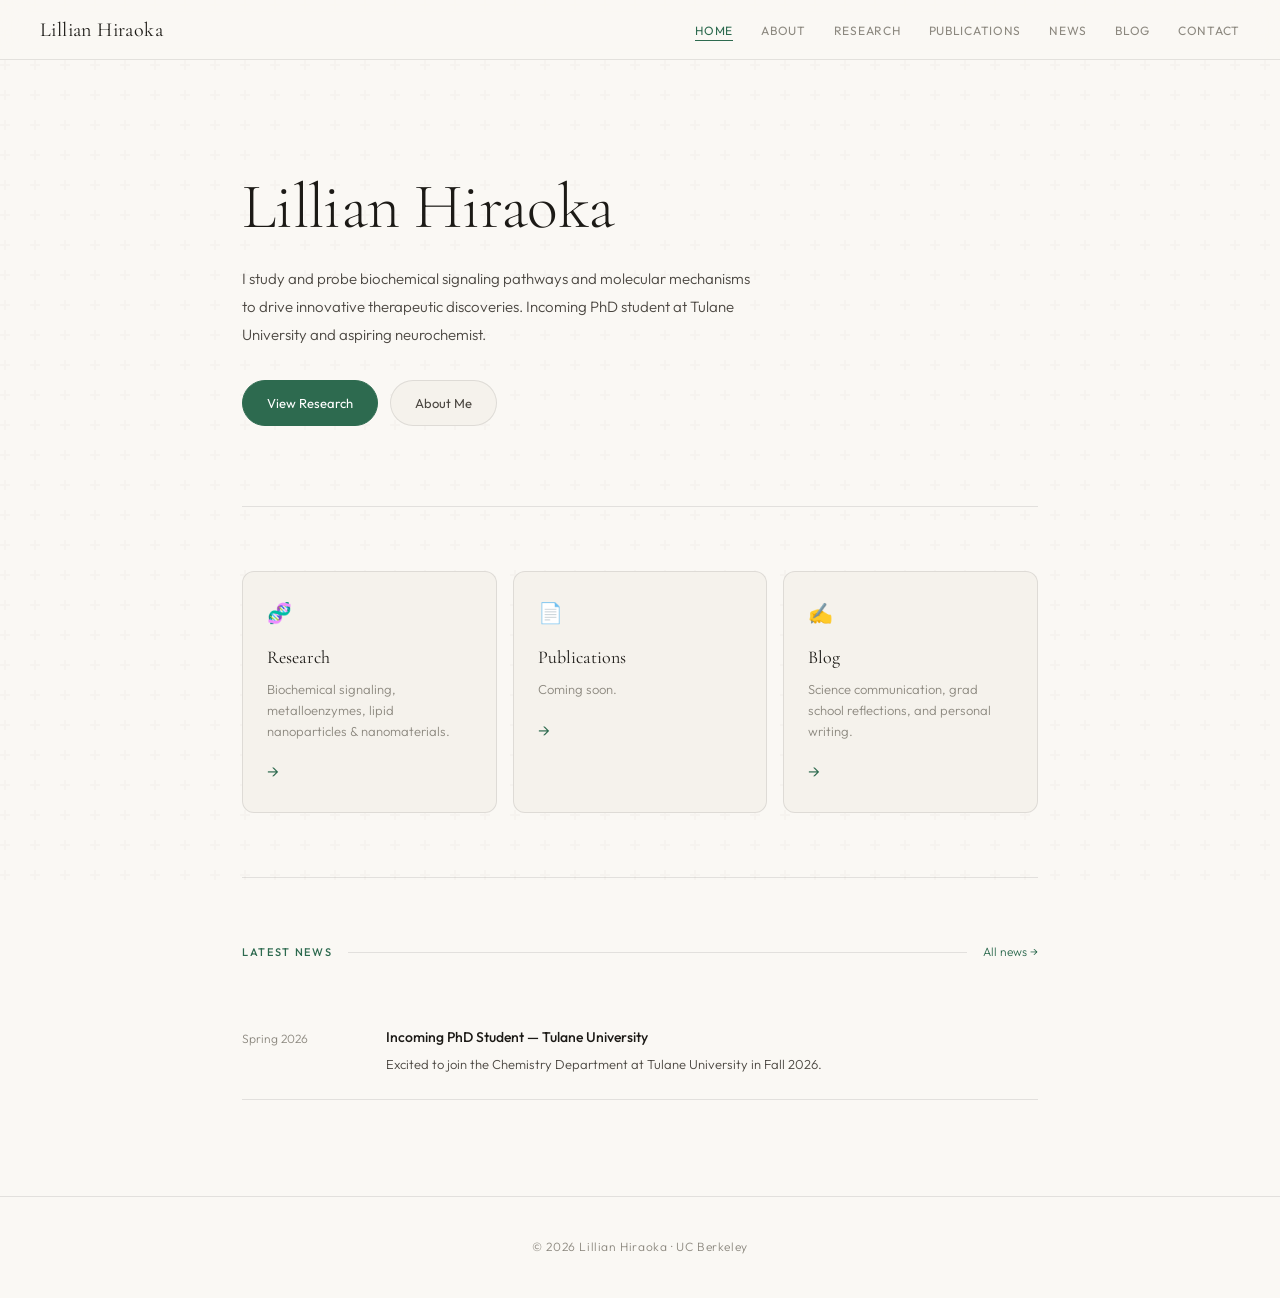
<file: index.html>
<!DOCTYPE html>
<html lang="en">
<head>
  <meta charset="UTF-8"/>
  <meta name="viewport" content="width=device-width, initial-scale=1.0"/>
  <title>Lillian Hiraoka</title>
  <link rel="stylesheet" href="style.css"/>
  <style>
    .hero {
      padding: 7rem 0 5rem;
      display: grid;
      grid-template-columns: 1fr 180px;
      gap: 3rem;
      align-items: center;
      border-bottom: 1px solid var(--border);
    }
    .hero-eyebrow {
      font-size: 11px;
      font-weight: 400;
      letter-spacing: 0.15em;
      text-transform: uppercase;
      color: var(--accent);
      margin-bottom: 1.25rem;
      display: flex;
      align-items: center;
      gap: 10px;
    }
    .hero-eyebrow::before {
      content: '';
      display: inline-block;
      width: 24px; height: 1px;
      background: var(--accent);
    }
    .hero h1 {
      font-family: var(--serif);
      font-size: clamp(40px, 7vw, 64px);
      font-weight: 300;
      line-height: 1.08;
      letter-spacing: -0.01em;
      margin-bottom: 1.5rem;
    }
    .hero h1 em { font-style: italic; color: var(--accent); }
    .hero-bio { font-size: 15px; line-height: 1.85; color: var(--ink-soft); max-width: 520px; margin-bottom: 2rem; }
    .hero-tags { display: flex; flex-wrap: wrap; gap: 8px; margin-bottom: 2rem; }
    .hero-actions { display: flex; gap: 12px; flex-wrap: wrap; }
    .avatar-ring {
      width: 150px; height: 150px;
      border-radius: 50%;
      border: 1px solid var(--accent-light);
      padding: 6px;
    }
    .avatar-inner {
      width: 100%; height: 100%;
      border-radius: 50%;
      background: linear-gradient(135deg, var(--accent-light) 0%, var(--accent) 100%);
      display: flex; align-items: center; justify-content: center;
      font-family: var(--serif);
      font-size: 44px; font-weight: 300;
      color: white; letter-spacing: -1px;
    }
    .highlights {
      display: grid;
      grid-template-columns: repeat(3, 1fr);
      gap: 16px;
      padding: 4rem 0;
      border-bottom: 1px solid var(--border);
    }
    .highlight-card {
      background: var(--warm-white);
      border: 1px solid var(--border);
      border-radius: 12px;
      padding: 1.5rem;
      text-decoration: none;
      color: inherit;
      transition: border-color 0.2s, transform 0.2s;
      display: block;
    }
    .highlight-card:hover { border-color: var(--accent-light); transform: translateY(-2px); }
    .highlight-icon { font-size: 20px; margin-bottom: 0.75rem; }
    .highlight-card h3 { font-family: var(--serif); font-size: 18px; font-weight: 400; margin-bottom: 6px; }
    .highlight-card p { font-size: 13px; color: var(--ink-muted); line-height: 1.6; }
    .highlight-arrow { font-size: 18px; color: var(--accent); margin-top: 1rem; display: block; }
    .news-preview { padding: 4rem 0; }
    .news-item {
      display: grid;
      grid-template-columns: 120px 1fr;
      gap: 1.5rem;
      padding: 1.5rem 0;
      border-bottom: 1px solid var(--border);
      align-items: start;
    }
    .news-date { font-family: var(--sans); font-size: 12px; color: var(--ink-muted); padding-top: 3px; }
    .news-item h4 { font-size: 14px; font-weight: 500; margin-bottom: 3px; }
    .news-item p { font-size: 13px; color: var(--ink-soft); }
    @media (max-width: 680px) {
      .hero { grid-template-columns: 1fr; padding: 4rem 0 3rem; }
      .highlights { grid-template-columns: 1fr; }
    }
  </style>
</head>
<body>
  <nav>
    <a href="index.html" class="nav-name">Lillian Hiraoka</a>
    <ul class="nav-links">
      <li><a href="index.html" class="active">Home</a></li>
      <li><a href="about.html">About</a></li>
      <li><a href="research.html">Research</a></li>
      <li><a href="publications.html">Publications</a></li>
      <li><a href="news.html">News</a></li>
      <li><a href="blog.html">Blog</a></li>
      <li><a href="contact.html">Contact</a></li>
    </ul>
  </nav>

  <main>
    <div class="hero">
      <div class="hero-text">
        <h1>Lillian Hiraoka</h1>
        <p class="hero-bio">I study and probe biochemical signaling pathways and molecular mechanisms to drive innovative therapeutic discoveries. Incoming PhD student at Tulane University and aspiring neurochemist.</p>
        <div class="hero-actions">
          <a href="research.html" class="btn btn-primary">View Research</a>
          <a href="about.html" class="btn">About Me</a>
        </div>
        </div>
     </div>
  </div>

    <div class="highlights">
      <a href="research.html" class="highlight-card">
        <div class="highlight-icon">🧬</div>
        <h3>Research</h3>
        <p>Biochemical signaling, metalloenzymes, lipid nanoparticles & nanomaterials.</p>
        <span class="highlight-arrow">→</span>
      </a>
      <a href="publications.html" class="highlight-card">
        <div class="highlight-icon">📄</div>
        <h3>Publications</h3>
        <p>Coming soon.</p>
        <span class="highlight-arrow">→</span>
      </a>
      <a href="blog.html" class="highlight-card">
        <div class="highlight-icon">✍️</div>
        <h3>Blog</h3>
        <p>Science communication, grad school reflections, and personal writing.</p>
        <span class="highlight-arrow">→</span>
      </a>
    </div>

    <div class="news-preview">
      <div class="section-header">
        <span class="section-label">Latest News</span>
        <div class="section-line"></div>
        <a href="news.html" style="font-size:12px;color:var(--accent);text-decoration:none;white-space:nowrap;">All news →</a>
      </div>
      <div class="news-item">
        <div class="news-date">Spring 2026</div>
        <div>
          <h4>Incoming PhD Student — Tulane University</h4>
          <p>Excited to join the Chemistry Department at Tulane University in Fall 2026.</p>
        </div>
        </div>
      </div>
      </div>
  </main>

  <footer>© 2026 Lillian Hiraoka · UC Berkeley</footer>
</body>
</html>
</file>
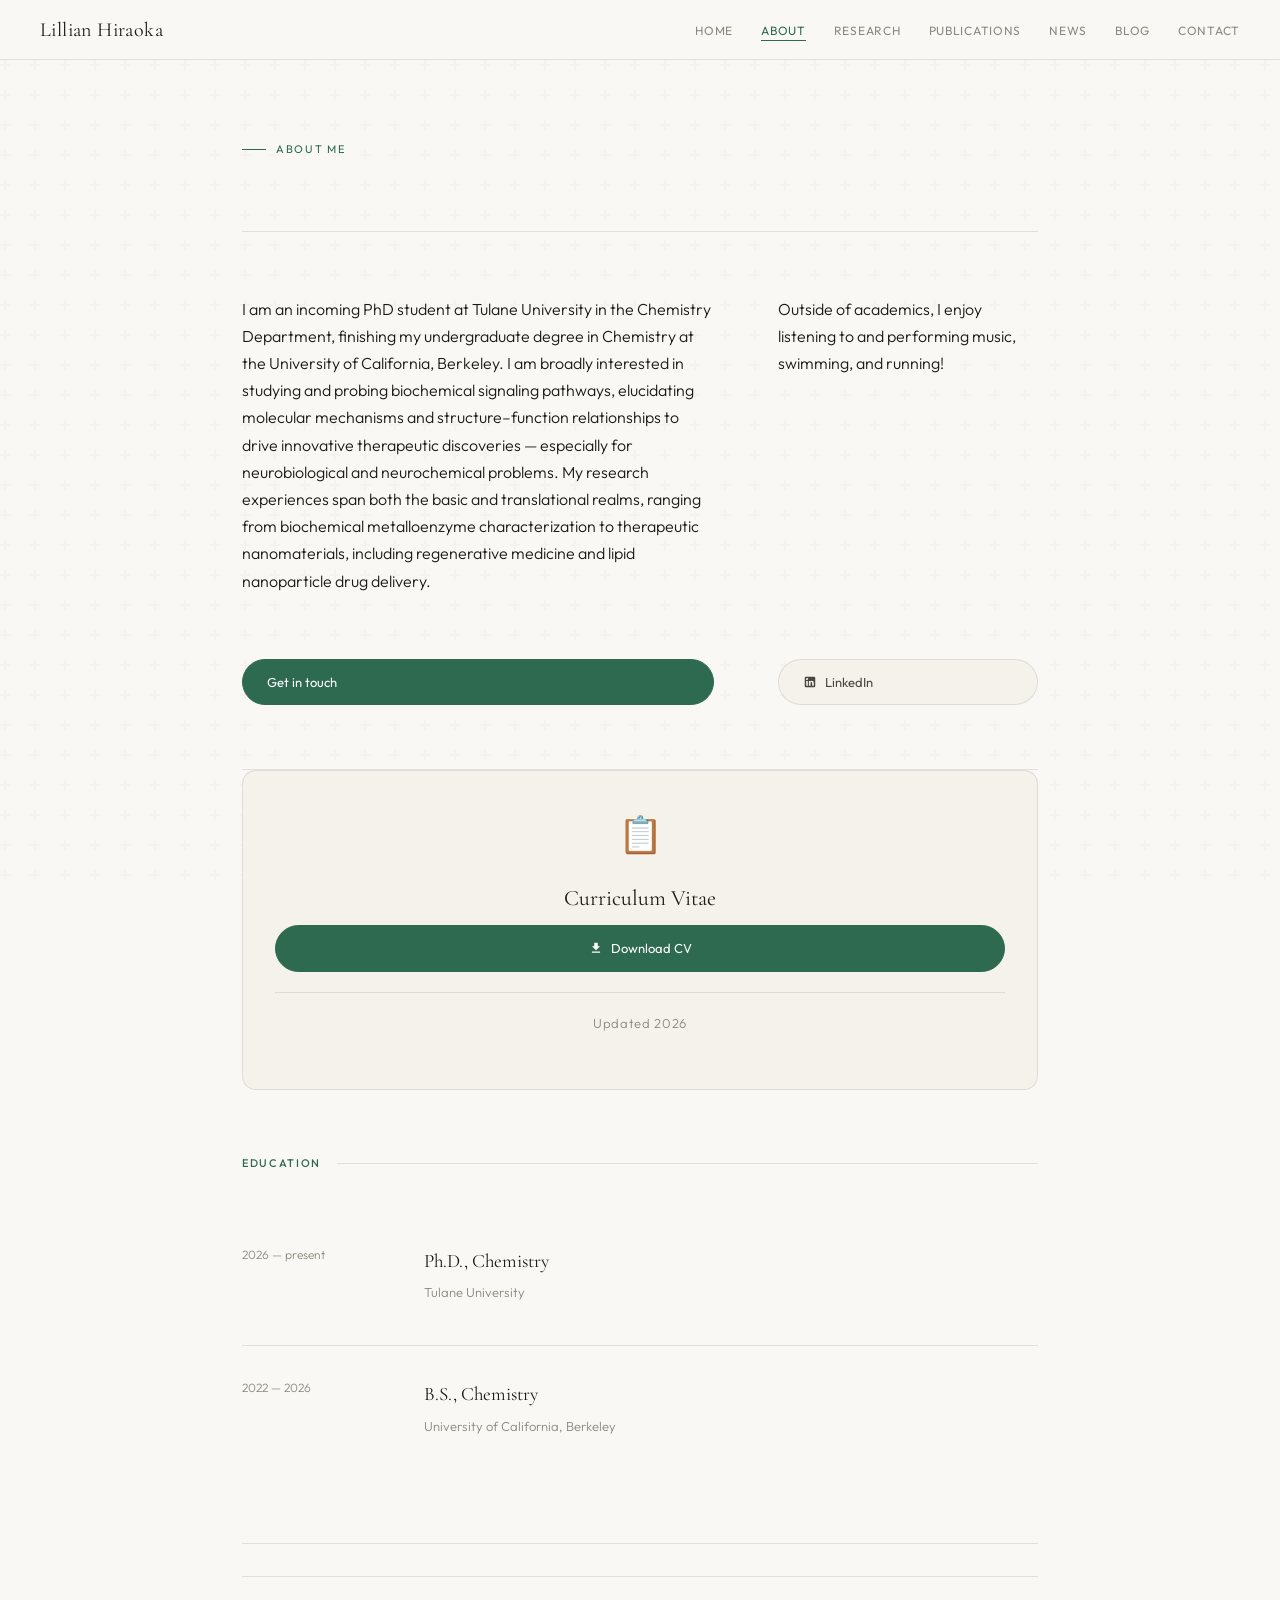
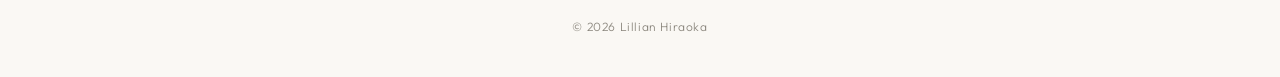
<file: about.html>
<!DOCTYPE html>
<html lang="en">
<head>
  <meta charset="UTF-8"/>
  <meta name="viewport" content="width=device-width, initial-scale=1.0"/>
  <title>About — Lillian Hiraoka</title>
  <link rel="stylesheet" href="style.css"/>
  <style>
    .about-grid {
      display: grid;
      grid-template-columns: 1fr 260px;
      gap: 4rem;
      padding: 4rem 0;
      border-bottom: 1px solid var(--border);
      align-items: start;
    }
    .about-bio p { font-size: 15px; line-height: 1.9; color: var(--ink-soft); margin-bottom: 1.25rem; }
    .cv-card {
      background: var(--warm-white);
      border: 1px solid var(--border);
      border-radius: 14px;
      padding: 2rem;
      position: sticky;
      top: 80px;
      text-align: center;
    }
    .cv-icon { font-size: 36px; margin-bottom: 1rem; }
    .cv-card h3 { font-family: var(--serif); font-size: 22px; font-weight: 400; margin-bottom: 0.5rem; }
    .cv-card p { font-size: 13px; color: var(--ink-muted); margin-bottom: 1.5rem; line-height: 1.6; }
    .cv-card .btn { width: 100%; justify-content: center; }
    .cv-divider { height: 1px; background: var(--border); margin: 1.25rem 0; }
    .cv-updated { font-size: 11px; color: var(--ink-muted); letter-spacing: 0.05em; }
    .exp-list { display: grid; gap: 0; }
    .exp-item {
      display: grid;
      grid-template-columns: 150px 1fr;
      gap: 2rem;
      padding: 2rem 0;
      border-bottom: 1px solid var(--border);
    }
    .exp-item:last-child { border-bottom: none; }
    .exp-period { font-size: 12px; color: var(--ink-muted); margin-bottom: 4px; }
    .exp-type { font-size: 11px; font-weight: 500; letter-spacing: 0.08em; text-transform: uppercase; color: var(--accent); }
    .exp-content h3 { font-family: var(--serif); font-size: 19px; font-weight: 400; margin-bottom: 4px; }
    .exp-org { font-size: 13px; color: var(--ink-muted); margin-bottom: 10px; }
    .exp-content p { font-size: 14px; color: var(--ink-soft); line-height: 1.75; }
    .edu-item {
      display: grid;
      grid-template-columns: 150px 1fr;
      gap: 2rem;
      padding: 2rem 0;
      border-bottom: 1px solid var(--border);
    }
    .edu-item:last-child { border-bottom: none; }
    .interests-grid { display: flex; flex-wrap: wrap; gap: 10px; }
    @media (max-width: 680px) {
      .about-grid { grid-template-columns: 1fr; }
      .cv-card { position: static; }
      .exp-item, .edu-item { grid-template-columns: 1fr; gap: 0.5rem; }
    }
  </style>
</head>
<body>
  <nav>
    <a href="index.html" class="nav-name">Lillian Hiraoka</a>
    <ul class="nav-links">
      <li><a href="index.html">Home</a></li>
      <li><a href="about.html" class="active">About</a></li>
      <li><a href="research.html">Research</a></li>
      <li><a href="publications.html">Publications</a></li>
      <li><a href="news.html">News</a></li>
      <li><a href="blog.html">Blog</a></li>
      <li><a href="contact.html">Contact</a></li>
    </ul>
  </nav>

  <main>
    <div class="page-header">
      <div class="page-eyebrow">About Me</div>
    </div>

    <div class="about-grid">
        <p>I am an incoming PhD student at Tulane University in the Chemistry Department, finishing my undergraduate degree in Chemistry at the University of California, Berkeley. I am broadly interested in studying and probing biochemical signaling pathways, elucidating molecular mechanisms and structure–function relationships to drive innovative therapeutic discoveries — especially for neurobiological and neurochemical problems. My research experiences span both the basic and translational realms, ranging from biochemical metalloenzyme characterization to therapeutic nanomaterials, including regenerative medicine and lipid nanoparticle drug delivery.</p>
        <p>Outside of academics, I enjoy listening to and performing music, swimming, and running!</p>
        <!div style="margin-top:1.5rem;display:flex;gap:10px;flex-wrap:wrap;">
          <a href="contact.html" class="btn btn-primary">Get in touch</a>
          <a href="https://www.linkedin.com/in/lhiraoka/" target="_blank" rel="noopener" class="btn">
            <svg viewBox="0 0 24 24"><path d="M19 3a2 2 0 0 1 2 2v14a2 2 0 0 1-2 2H5a2 2 0 0 1-2-2V5a2 2 0 0 1 2-2h14m-.5 15.5v-5.3a3.26 3.26 0 0 0-3.26-3.26c-.85 0-1.84.52-2.32 1.3v-1.11h-2.79v8.37h2.79v-4.93c0-.77.62-1.4 1.39-1.4a1.4 1.4 0 0 1 1.4 1.4v4.93h2.79M6.88 8.56a1.68 1.68 0 0 0 1.68-1.68c0-.93-.75-1.69-1.68-1.69a1.69 1.69 0 0 0-1.69 1.69c0 .93.76 1.68 1.69 1.68m1.39 9.94v-8.37H5.5v8.37h2.77z"/></svg>
            LinkedIn
          </a>
      </div>

      <div class="cv-card">
        <div class="cv-icon">📋</div>
        <h3>Curriculum Vitae</h3>
        <a href="Lillian Hiraoka Curriculum Vitae .pdf" download class="btn btn-primary">
          <svg viewBox="0 0 24 24"><path d="M19 9h-4V3H9v6H5l7 7 7-7zM5 18v2h14v-2H5z"/></svg>
          Download CV
        </a>
        <div class="cv-divider"></div>
        <p class="cv-updated">Updated 2026</p>
      </div>
    </div>

    <section>
      <div class="section-header">
        <span class="section-label">Education</span>
        <div class="section-line"></div>
      </div>
      <div class="exp-list">
        <div class="edu-item">
          <div>
            <div class="exp-period">2026 — present</div>
          </div>
          <div class="exp-content">
            <h3>Ph.D., Chemistry</h3>
            <div class="exp-org">Tulane University</div>
          </div>
        </div>
        <div class="edu-item">
          <div>
            <div class="exp-period">2022 — 2026</div>
          </div>
          <div class="exp-content">
            <h3>B.S., Chemistry</h3>
            <div class="exp-org">University of California, Berkeley</div>
          </div>
        </div>
      </div>
    </section>
  <footer>© 2026 Lillian Hiraoka</footer>
</body>
</html>
</file>
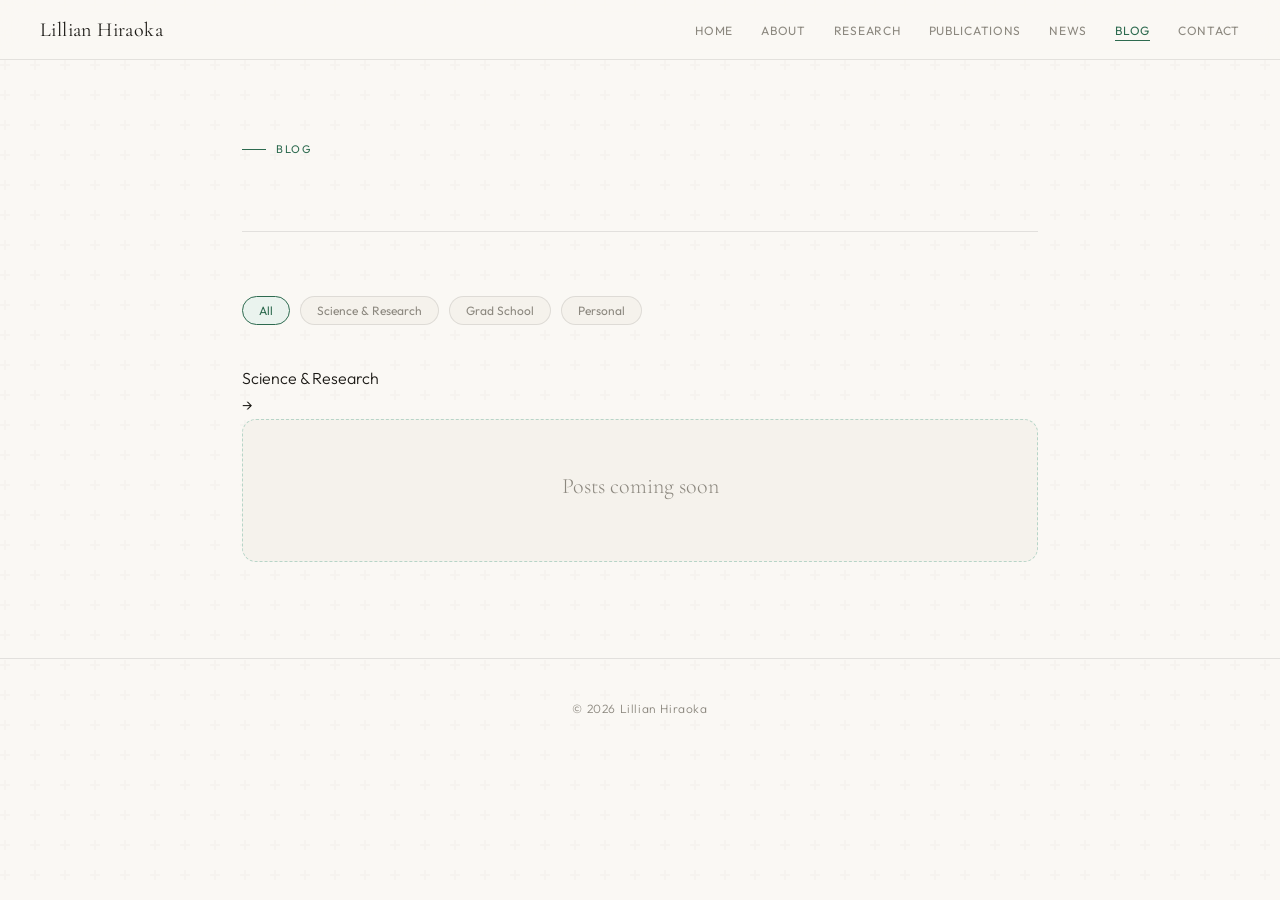
<file: blog.html>
<!DOCTYPE html>
<html lang="en">
<head>
  <meta charset="UTF-8"/>
  <meta name="viewport" content="width=device-width, initial-scale=1.0"/>
  <title>Blog — Lillian Hiraoka</title>
  <link rel="stylesheet" href="style.css"/>
  <style>
    .blog-grid { display: grid; gap: 20px; }
    .blog-card {
      background: var(--warm-white);
      border: 1px solid var(--border);
      border-radius: 14px;
      padding: 2rem;
      display: grid;
      grid-template-columns: 1fr auto;
      gap: 1.5rem;
      align-items: start;
      transition: border-color 0.2s, transform 0.2s;
      cursor: pointer;
      text-decoration: none;
      color: inherit;
    }
    .blog-card:hover { border-color: var(--accent-light); transform: translateY(-2px); }
    .blog-cat {
      font-size: 10px;
      font-weight: 500;
      letter-spacing: 0.1em;
      text-transform: uppercase;
      color: var(--accent);
      margin-bottom: 0.6rem;
    }
    .blog-card h3 { font-family: var(--serif); font-size: 22px; font-weight: 400; margin-bottom: 0.5rem; line-height: 1.3; }
    .blog-card p { font-size: 13.5px; color: var(--ink-soft); line-height: 1.7; margin-bottom: 1rem; }
    .blog-meta { font-size: 12px; color: var(--ink-muted); }
    .blog-arrow { font-size: 20px; color: var(--accent-light); padding-top: 4px; }
    .blog-placeholder {
      background: var(--warm-white);
      border: 1px dashed var(--accent-light);
      border-radius: 14px;
      padding: 3rem;
      text-align: center;
    }
    .blog-placeholder h3 { font-family: var(--serif); font-size: 22px; font-weight: 300; color: var(--ink-muted); margin-bottom: 0.5rem; }
    .blog-placeholder p { font-size: 13px; color: var(--ink-muted); line-height: 1.7; max-width: 380px; margin: 0 auto; }
    .categories { display: flex; gap: 10px; flex-wrap: wrap; margin-bottom: 2.5rem; }
    .cat-btn {
      font-size: 12px;
      padding: 6px 16px;
      border: 1px solid var(--border);
      border-radius: 30px;
      color: var(--ink-muted);
      background: var(--warm-white);
      cursor: pointer;
      transition: all 0.2s;
      font-family: var(--sans);
    }
    .cat-btn:hover, .cat-btn.active { border-color: var(--accent); color: var(--accent); background: var(--accent-pale); }
    @media (max-width: 680px) {
      .blog-card { grid-template-columns: 1fr; }
    }
  </style>
</head>
<body>
  <nav>
    <a href="index.html" class="nav-name">Lillian Hiraoka</a>
    <ul class="nav-links">
      <li><a href="index.html">Home</a></li>
      <li><a href="about.html">About</a></li>
      <li><a href="research.html">Research</a></li>
      <li><a href="publications.html">Publications</a></li>
      <li><a href="news.html">News</a></li>
      <li><a href="blog.html" class="active">Blog</a></li>
      <li><a href="contact.html">Contact</a></li>
    </ul>
  </nav>

  <main>
    <div class="page-header">
      <div class="page-eyebrow">Blog</div>
    </div>

    <section>
      <div class="categories">
        <button class="cat-btn active">All</button>
        <button class="cat-btn">Science & Research</button>
        <button class="cat-btn">Grad School</button>
        <button class="cat-btn">Personal</button>
      </div>

      <!-- HOW TO ADD A BLOG POST:
           Copy the blog-card block below, update the category, title,
           excerpt, and date. Link it to a new .html file if you want a full post page,
           or just keep the # as the href for now.
      -->

      <!div class="blog-grid">

        <!a href="#" class="blog-card">
          <!div>
            <!div class="blog-cat">Science & Research<!/div>
            <!h3><!/h3>
            <!p></p>
            <!div class="blog-meta"><!/div>
          <!/div>
          <!div class="blog-arrow">→<!/div>
        <!/a>

        <div class="blog-placeholder">
          <h3>Posts coming soon</h3>
        </div>

      </div>
    </section>
  </main>

  <footer>© 2026 Lillian Hiraoka</footer>
</body>
</html>
</file>
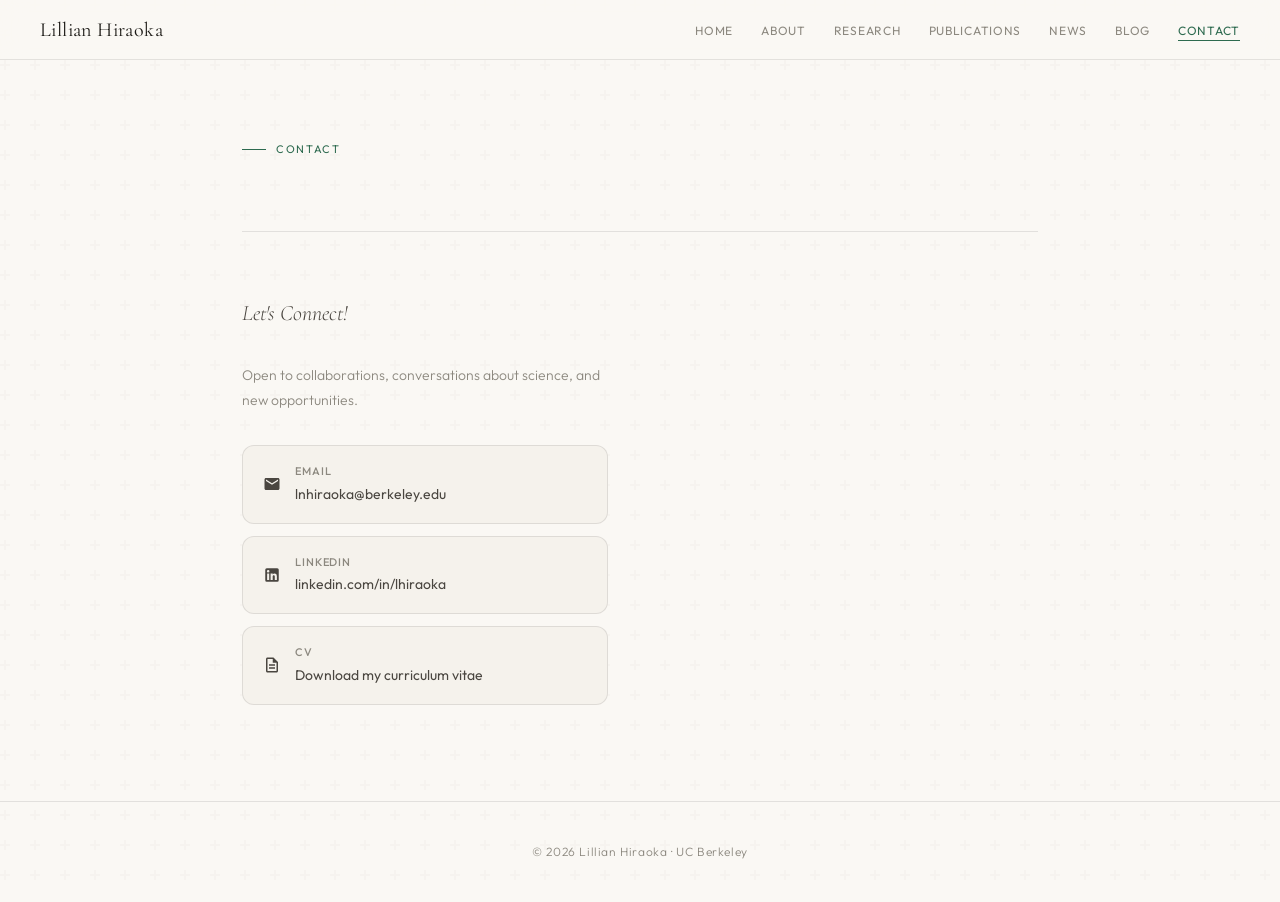
<file: contact.html>
<!DOCTYPE html>
<html lang="en">
<head>
  <meta charset="UTF-8"/>
  <meta name="viewport" content="width=device-width, initial-scale=1.0"/>
  <title>Contact — Lillian Hiraoka</title>
  <link rel="stylesheet" href="style.css"/>
  <style>
    .contact-grid {
      display: grid;
      grid-template-columns: 1fr 1fr;
      gap: 4rem;
      padding: 4rem 0;
      align-items: start;
    }
    .contact-intro {
      font-family: var(--serif);
      font-size: 22px;
      font-weight: 300;
      font-style: italic;
      color: var(--ink-soft);
      line-height: 1.6;
      margin-bottom: 2rem;
    }
    .contact-note { font-size: 14px; color: var(--ink-muted); line-height: 1.8; margin-bottom: 2rem; }
    .contact-links { display: flex; flex-direction: column; gap: 12px; }
    .contact-link {
      display: flex;
      align-items: center;
      gap: 14px;
      padding: 1rem 1.25rem;
      border: 1px solid var(--border);
      border-radius: 12px;
      text-decoration: none;
      color: var(--ink-soft);
      background: var(--warm-white);
      transition: all 0.2s;
    }
    .contact-link:hover { border-color: var(--accent); color: var(--accent); background: var(--accent-pale); }
    .contact-link svg { width: 18px; height: 18px; fill: currentColor; flex-shrink: 0; }
    .contact-link-text {}
    .contact-link-label { font-size: 11px; font-weight: 500; letter-spacing: 0.08em; text-transform: uppercase; color: var(--ink-muted); margin-bottom: 2px; }
    .contact-link-value { font-size: 14px; font-weight: 400; }
    .contact-link:hover .contact-link-label { color: var(--accent); opacity: 0.7; }
    .contact-sidebar {}
    .sidebar-card {
      background: var(--warm-white);
      border: 1px solid var(--border);
      border-radius: 14px;
      padding: 2rem;
      margin-bottom: 16px;
    }
    .sidebar-card h3 { font-family: var(--serif); font-size: 20px; font-weight: 400; margin-bottom: 0.75rem; }
    .sidebar-card p { font-size: 13.5px; color: var(--ink-soft); line-height: 1.75; }
    .affil-item { display: flex; gap: 12px; padding: 0.75rem 0; border-bottom: 1px solid var(--border); align-items: center; }
    .affil-item:last-child { border-bottom: none; }
    .affil-dot { width: 8px; height: 8px; border-radius: 50%; background: var(--accent-light); flex-shrink: 0; }
    .affil-text {}
    .affil-name { font-size: 14px; font-weight: 400; }
    .affil-sub { font-size: 12px; color: var(--ink-muted); }
    @media (max-width: 680px) {
      .contact-grid { grid-template-columns: 1fr; gap: 2rem; }
    }
  </style>
</head>
<body>
  <nav>
    <a href="index.html" class="nav-name">Lillian Hiraoka</a>
    <ul class="nav-links">
      <li><a href="index.html">Home</a></li>
      <li><a href="about.html">About</a></li>
      <li><a href="research.html">Research</a></li>
      <li><a href="publications.html">Publications</a></li>
      <li><a href="news.html">News</a></li>
      <li><a href="blog.html">Blog</a></li>
      <li><a href="contact.html" class="active">Contact</a></li>
    </ul>
  </nav>

  <main>
    <div class="page-header">
      <div class="page-eyebrow">Contact</div>
    </div>

    <div class="contact-grid">
      <div>
        <p class="contact-intro">Let's Connect!</p>
        <p class="contact-note">Open to collaborations, conversations about science, and new opportunities.</p>

        <div class="contact-links">
          <a href="mailto:lnhiraoka@berkeley.edu" class="contact-link">
            <svg viewBox="0 0 24 24"><path d="M20 4H4c-1.1 0-2 .9-2 2v12c0 1.1.9 2 2 2h16c1.1 0 2-.9 2-2V6c0-1.1-.9-2-2-2zm0 4-8 5-8-5V6l8 5 8-5v2z"/></svg>
            <div class="contact-link-text">
              <div class="contact-link-label">Email</div>
              <div class="contact-link-value">lnhiraoka@berkeley.edu</div>
            </div>
          </a>
          <a href="https://www.linkedin.com/in/lhiraoka/" target="_blank" rel="noopener" class="contact-link">
            <svg viewBox="0 0 24 24"><path d="M19 3a2 2 0 0 1 2 2v14a2 2 0 0 1-2 2H5a2 2 0 0 1-2-2V5a2 2 0 0 1 2-2h14m-.5 15.5v-5.3a3.26 3.26 0 0 0-3.26-3.26c-.85 0-1.84.52-2.32 1.3v-1.11h-2.79v8.37h2.79v-4.93c0-.77.62-1.4 1.39-1.4a1.4 1.4 0 0 1 1.4 1.4v4.93h2.79M6.88 8.56a1.68 1.68 0 0 0 1.68-1.68c0-.93-.75-1.69-1.68-1.69a1.69 1.69 0 0 0-1.69 1.69c0 .93.76 1.68 1.69 1.68m1.39 9.94v-8.37H5.5v8.37h2.77z"/></svg>
            <div class="contact-link-text">
              <div class="contact-link-label">LinkedIn</div>
              <div class="contact-link-value">linkedin.com/in/lhiraoka</div>
            </div>
          </a>
          <a href="about.html" class="contact-link">
            <svg viewBox="0 0 24 24"><path d="M14 2H6c-1.1 0-2 .9-2 2v16c0 1.1.9 2 2 2h12c1.1 0 2-.9 2-2V8l-6-6zm4 18H6V4h7v5h5v11zM8 15h8v2H8zm0-4h8v2H8z"/></svg>
            <div class="contact-link-text">
              <div class="contact-link-label">CV</div>
              <div class="contact-link-value">Download my curriculum vitae</div>
            </div>
          </a>
        </div>
      </div>
  </main>

  <footer>© 2026 Lillian Hiraoka · UC Berkeley</footer>
</body>
</html>
</file>
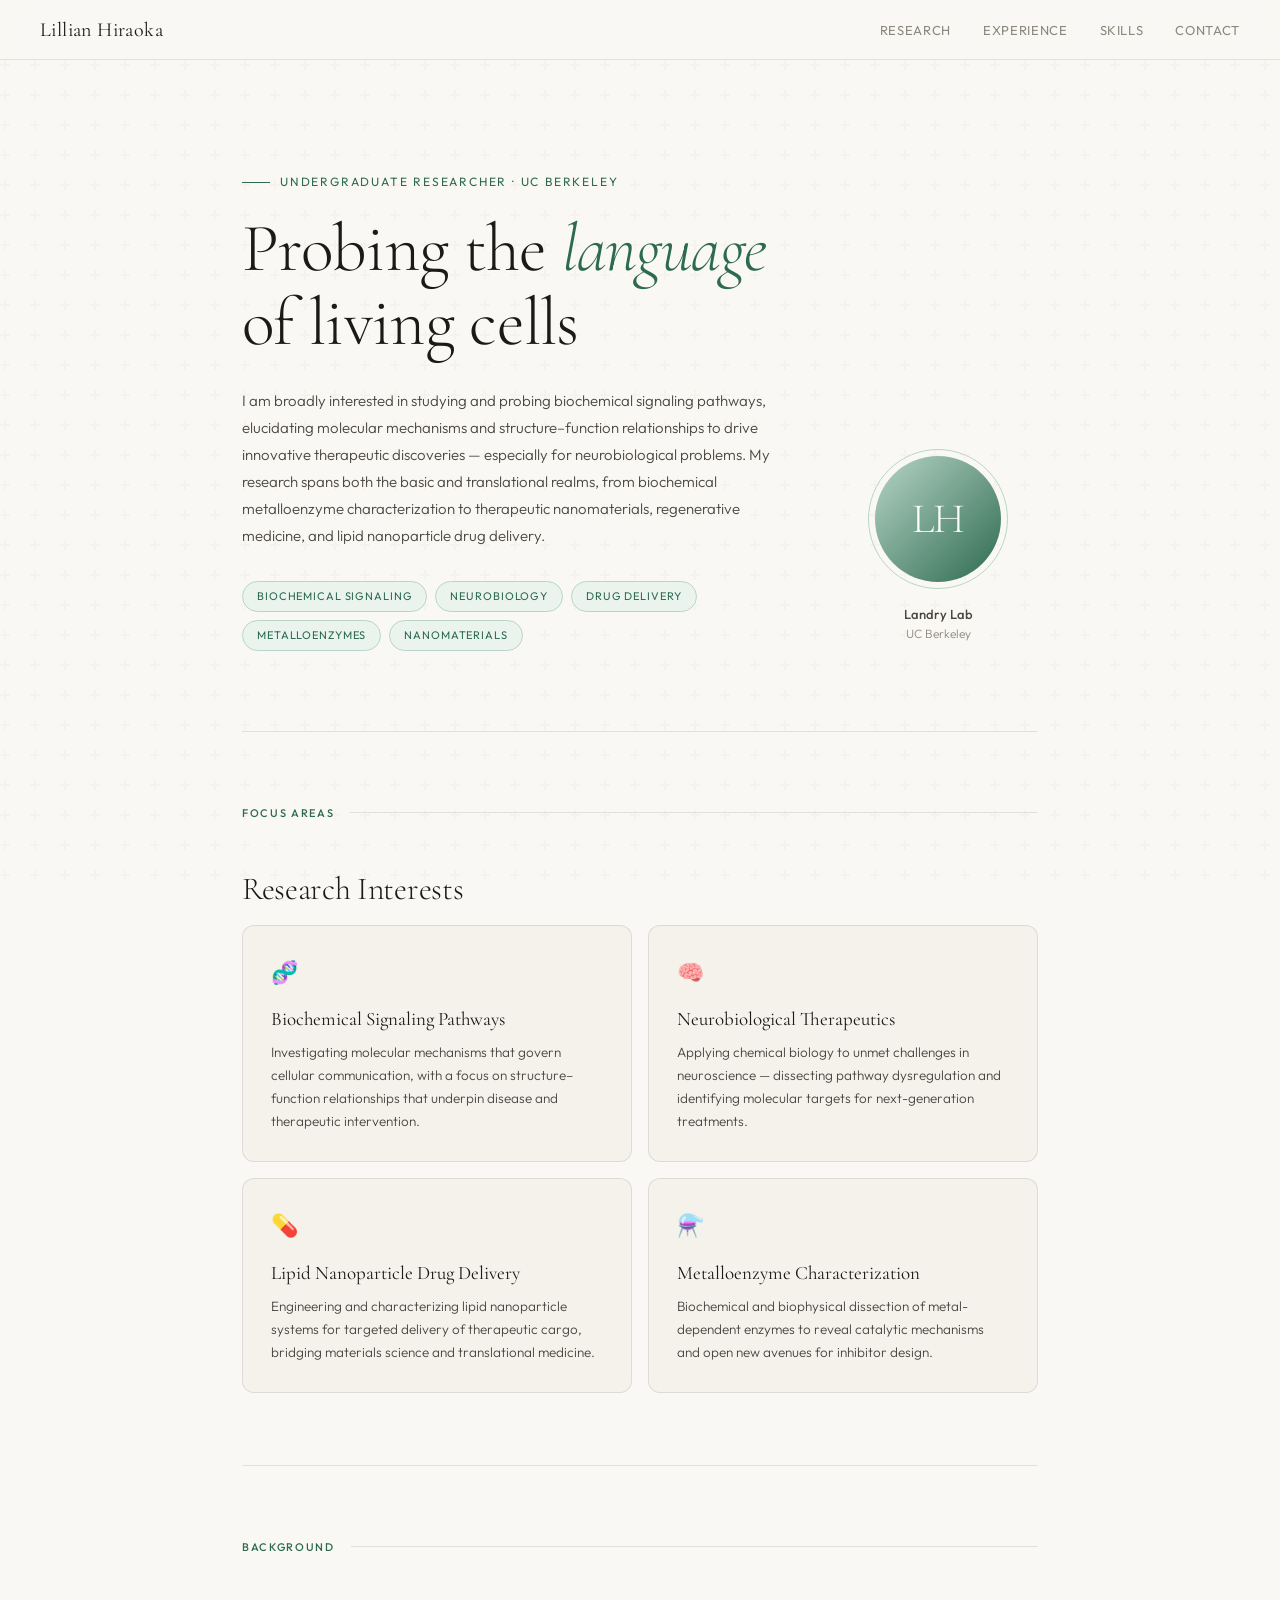
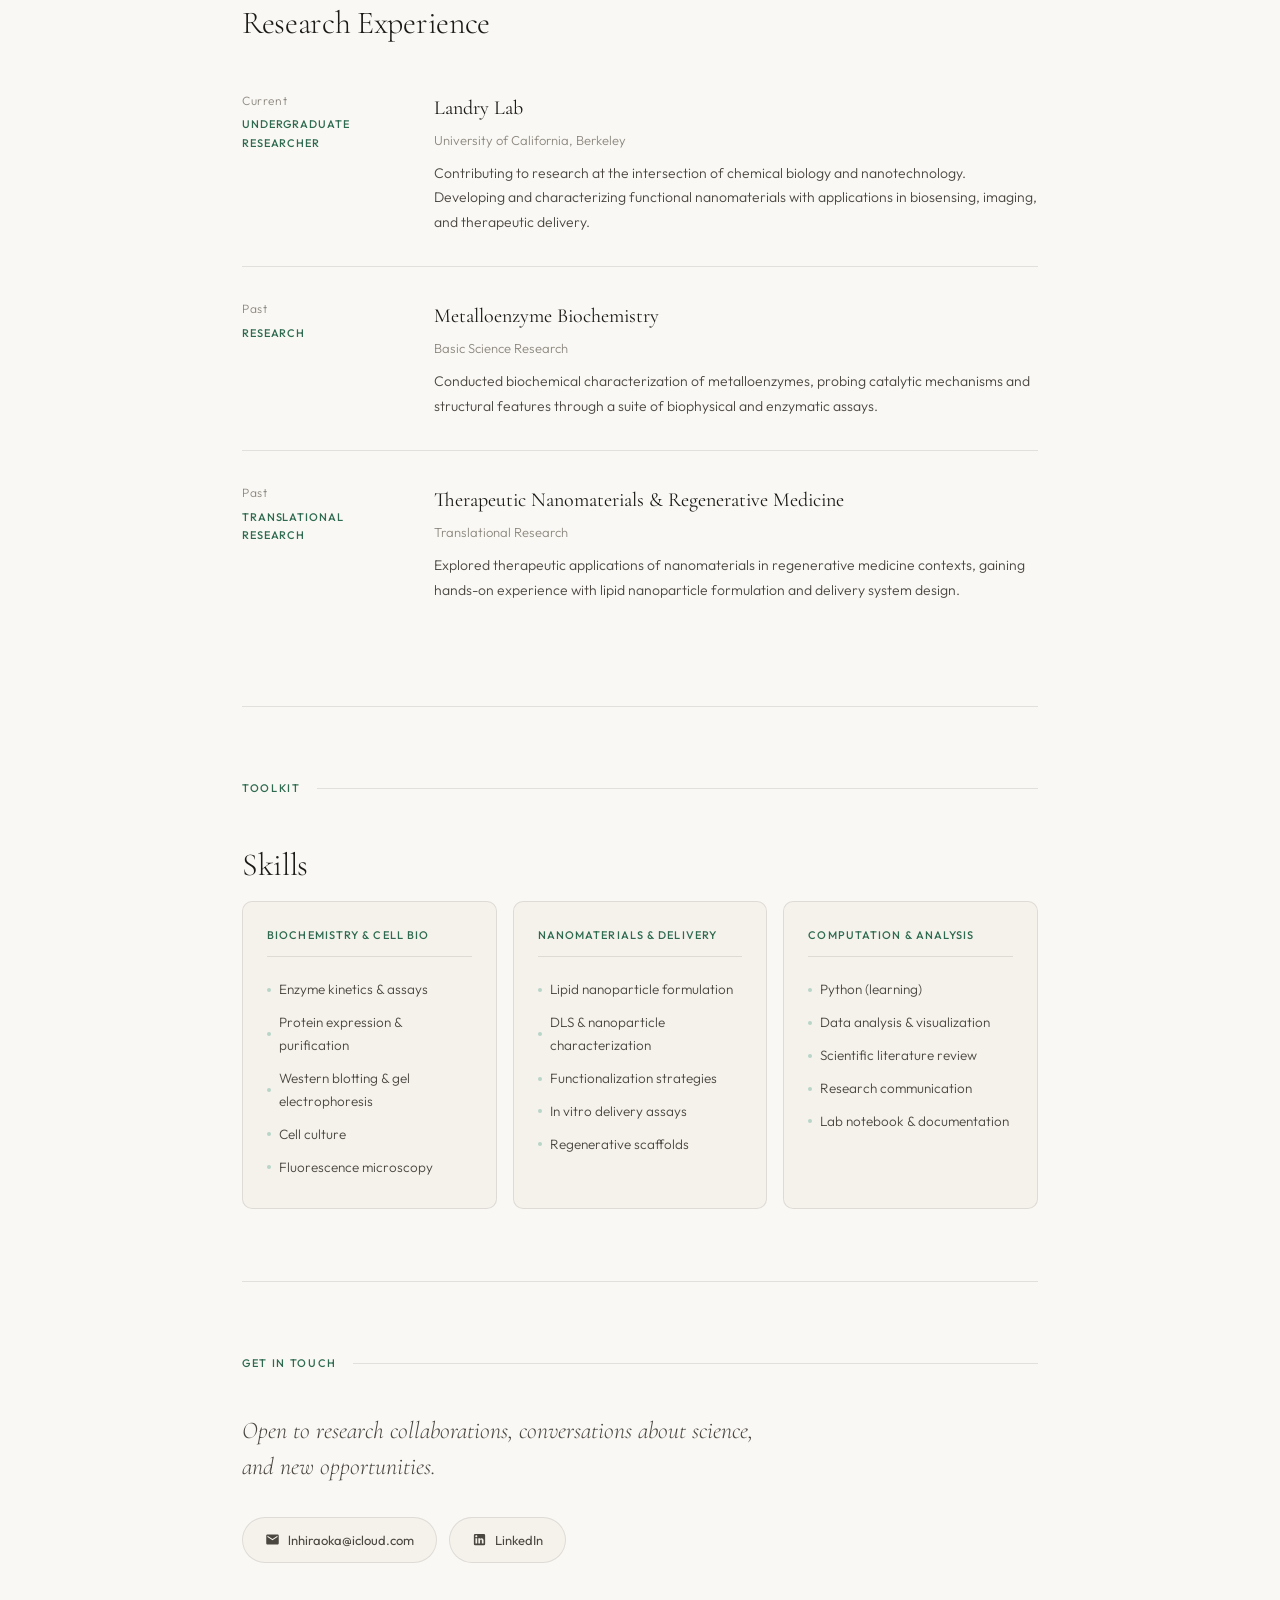
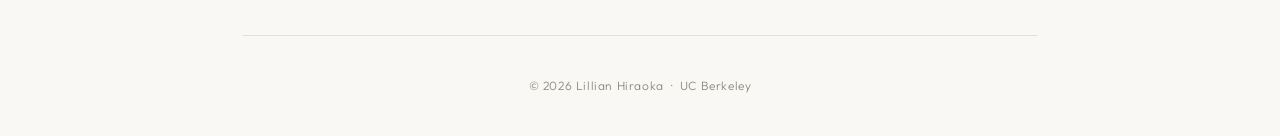
<file: index (1).html>
<!DOCTYPE html>
<html lang="en">
<head>
  <meta charset="UTF-8" />
  <meta name="viewport" content="width=device-width, initial-scale=1.0"/>
  <title>Lillian Hiraoka</title>
  <link rel="preconnect" href="https://fonts.googleapis.com">
  <link rel="preconnect" href="https://fonts.gstatic.com" crossorigin>
  <link href="https://fonts.googleapis.com/css2?family=Cormorant+Garamond:ital,wght@0,300;0,400;0,500;1,300;1,400&family=Outfit:wght@300;400;500&display=swap" rel="stylesheet">
  <style>
    *, *::before, *::after { margin: 0; padding: 0; box-sizing: border-box; }

    :root {
      --cream: #FAF8F4;
      --warm-white: #F5F2EC;
      --ink: #1C1A16;
      --ink-soft: #4A4640;
      --ink-muted: #8C887F;
      --accent: #2D6A4F;
      --accent-light: #B7D5C8;
      --accent-pale: #EAF3EE;
      --border: rgba(28, 26, 22, 0.10);
      --serif: 'Cormorant Garamond', Georgia, serif;
      --sans: 'Outfit', sans-serif;
    }

    html { scroll-behavior: smooth; }

    body {
      background: var(--cream);
      color: var(--ink);
      font-family: var(--sans);
      font-weight: 300;
      line-height: 1.7;
      min-height: 100vh;
    }

    /* Subtle background texture */
    body::before {
      content: '';
      position: fixed;
      inset: 0;
      background-image: url("data:image/svg+xml,%3Csvg width='60' height='60' viewBox='0 0 60 60' xmlns='http://www.w3.org/2000/svg'%3E%3Cg fill='none' fill-rule='evenodd'%3E%3Cg fill='%231C1A16' fill-opacity='0.018'%3E%3Cpath d='M36 34v-4h-2v4h-4v2h4v4h2v-4h4v-2h-4zm0-30V0h-2v4h-4v2h4v4h2V6h4V4h-4zM6 34v-4H4v4H0v2h4v4h2v-4h4v-2H6zM6 4V0H4v4H0v2h4v4h2V6h4V4H6z'/%3E%3C/g%3E%3C/g%3E%3C/svg%3E");
      pointer-events: none;
      z-index: 0;
    }

    /* NAV */
    nav {
      position: sticky;
      top: 0;
      z-index: 100;
      background: rgba(250, 248, 244, 0.92);
      backdrop-filter: blur(12px);
      border-bottom: 1px solid var(--border);
      padding: 0 2.5rem;
      display: flex;
      justify-content: space-between;
      align-items: center;
      height: 60px;
    }

    .nav-name {
      font-family: var(--serif);
      font-size: 20px;
      font-weight: 400;
      letter-spacing: 0.02em;
      color: var(--ink);
    }

    .nav-links {
      display: flex;
      gap: 2rem;
      list-style: none;
    }

    .nav-links a {
      font-size: 13px;
      font-weight: 400;
      color: var(--ink-muted);
      text-decoration: none;
      letter-spacing: 0.05em;
      text-transform: uppercase;
      transition: color 0.2s;
    }

    .nav-links a:hover { color: var(--accent); }

    /* LAYOUT */
    main {
      position: relative;
      z-index: 1;
      max-width: 860px;
      margin: 0 auto;
      padding: 0 2rem;
    }

    /* HERO */
    .hero {
      padding: 7rem 0 5rem;
      display: grid;
      grid-template-columns: 1fr 200px;
      gap: 3rem;
      align-items: end;
      border-bottom: 1px solid var(--border);
    }

    .hero-eyebrow {
      font-family: var(--sans);
      font-size: 12px;
      font-weight: 400;
      letter-spacing: 0.15em;
      text-transform: uppercase;
      color: var(--accent);
      margin-bottom: 1.25rem;
      display: flex;
      align-items: center;
      gap: 10px;
    }

    .hero-eyebrow::before {
      content: '';
      display: inline-block;
      width: 28px;
      height: 1px;
      background: var(--accent);
    }

    .hero h1 {
      font-family: var(--serif);
      font-size: clamp(42px, 7vw, 68px);
      font-weight: 300;
      line-height: 1.08;
      letter-spacing: -0.01em;
      margin-bottom: 1.75rem;
      color: var(--ink);
    }

    .hero h1 em {
      font-style: italic;
      color: var(--accent);
    }

    .hero-bio {
      font-size: 15px;
      line-height: 1.8;
      color: var(--ink-soft);
      max-width: 540px;
    }

    .hero-tags {
      display: flex;
      flex-wrap: wrap;
      gap: 8px;
      margin-top: 2rem;
    }

    .tag {
      font-size: 11px;
      letter-spacing: 0.08em;
      text-transform: uppercase;
      padding: 5px 14px;
      border: 1px solid var(--accent-light);
      border-radius: 30px;
      color: var(--accent);
      background: var(--accent-pale);
      font-weight: 400;
    }

    .hero-visual {
      display: flex;
      flex-direction: column;
      align-items: center;
      gap: 1rem;
      padding-bottom: 0.5rem;
    }

    .avatar-ring {
      width: 140px;
      height: 140px;
      border-radius: 50%;
      border: 1px solid var(--accent-light);
      padding: 6px;
    }

    .avatar-inner {
      width: 100%;
      height: 100%;
      border-radius: 50%;
      background: linear-gradient(135deg, var(--accent-light) 0%, var(--accent) 100%);
      display: flex;
      align-items: center;
      justify-content: center;
      font-family: var(--serif);
      font-size: 42px;
      font-weight: 300;
      color: white;
      letter-spacing: -1px;
    }

    .hero-affiliation {
      text-align: center;
      font-size: 12px;
      color: var(--ink-muted);
      line-height: 1.5;
    }

    .hero-affiliation strong {
      display: block;
      font-weight: 500;
      font-size: 13px;
      color: var(--ink-soft);
    }

    /* SECTIONS */
    section {
      padding: 4.5rem 0;
      border-bottom: 1px solid var(--border);
      opacity: 0;
      transform: translateY(24px);
      transition: opacity 0.6s ease, transform 0.6s ease;
    }

    section.visible {
      opacity: 1;
      transform: none;
    }

    .section-header {
      display: flex;
      align-items: center;
      gap: 1rem;
      margin-bottom: 2.5rem;
    }

    .section-label {
      font-family: var(--sans);
      font-size: 11px;
      font-weight: 500;
      letter-spacing: 0.15em;
      text-transform: uppercase;
      color: var(--accent);
    }

    .section-line {
      flex: 1;
      height: 1px;
      background: var(--border);
    }

    .section-title {
      font-family: var(--serif);
      font-size: 32px;
      font-weight: 300;
      color: var(--ink);
      margin-bottom: 0.5rem;
      letter-spacing: -0.01em;
    }

    /* RESEARCH AREAS */
    .research-grid {
      display: grid;
      grid-template-columns: 1fr 1fr;
      gap: 16px;
    }

    .rcard {
      background: var(--warm-white);
      border: 1px solid var(--border);
      border-radius: 12px;
      padding: 1.75rem;
      transition: border-color 0.2s, transform 0.2s;
      position: relative;
      overflow: hidden;
    }

    .rcard::before {
      content: '';
      position: absolute;
      top: 0; left: 0;
      width: 3px;
      height: 100%;
      background: var(--accent);
      opacity: 0;
      transition: opacity 0.2s;
    }

    .rcard:hover { border-color: var(--accent-light); transform: translateY(-2px); }
    .rcard:hover::before { opacity: 1; }

    .rcard-icon {
      font-size: 22px;
      margin-bottom: 1rem;
    }

    .rcard h3 {
      font-family: var(--serif);
      font-size: 19px;
      font-weight: 400;
      margin-bottom: 0.6rem;
      color: var(--ink);
      line-height: 1.3;
    }

    .rcard p {
      font-size: 13.5px;
      color: var(--ink-soft);
      line-height: 1.7;
    }

    /* EXPERIENCE */
    .exp-list { display: grid; gap: 0; }

    .exp-item {
      display: grid;
      grid-template-columns: 160px 1fr;
      gap: 2rem;
      padding: 2rem 0;
      border-bottom: 1px solid var(--border);
    }

    .exp-item:last-child { border-bottom: none; }

    .exp-meta {}
    .exp-period {
      font-family: var(--sans);
      font-size: 12px;
      color: var(--ink-muted);
      letter-spacing: 0.05em;
      margin-bottom: 4px;
    }

    .exp-type {
      font-size: 11px;
      font-weight: 500;
      letter-spacing: 0.08em;
      text-transform: uppercase;
      color: var(--accent);
    }

    .exp-content h3 {
      font-family: var(--serif);
      font-size: 20px;
      font-weight: 400;
      color: var(--ink);
      margin-bottom: 4px;
    }

    .exp-content .exp-org {
      font-size: 13px;
      color: var(--ink-muted);
      margin-bottom: 10px;
    }

    .exp-content p {
      font-size: 14px;
      color: var(--ink-soft);
      line-height: 1.75;
    }

    /* SKILLS */
    .skills-grid {
      display: grid;
      grid-template-columns: 1fr 1fr 1fr;
      gap: 16px;
    }

    .skill-group {
      background: var(--warm-white);
      border: 1px solid var(--border);
      border-radius: 10px;
      padding: 1.5rem;
    }

    .skill-group-label {
      font-size: 11px;
      font-weight: 500;
      letter-spacing: 0.1em;
      text-transform: uppercase;
      color: var(--accent);
      margin-bottom: 1rem;
      padding-bottom: 0.75rem;
      border-bottom: 1px solid var(--border);
    }

    .skill-list { list-style: none; }

    .skill-list li {
      font-size: 13.5px;
      color: var(--ink-soft);
      padding: 5px 0;
      display: flex;
      align-items: center;
      gap: 8px;
    }

    .skill-list li::before {
      content: '';
      width: 4px;
      height: 4px;
      border-radius: 50%;
      background: var(--accent-light);
      flex-shrink: 0;
    }

    /* CONTACT */
    .contact-intro {
      font-family: var(--serif);
      font-size: 24px;
      font-weight: 300;
      font-style: italic;
      color: var(--ink-soft);
      margin-bottom: 2rem;
      max-width: 520px;
      line-height: 1.5;
    }

    .contact-links {
      display: flex;
      gap: 12px;
      flex-wrap: wrap;
    }

    .contact-link {
      display: inline-flex;
      align-items: center;
      gap: 8px;
      padding: 11px 22px;
      border: 1px solid var(--border);
      border-radius: 40px;
      font-size: 13px;
      color: var(--ink-soft);
      text-decoration: none;
      background: var(--warm-white);
      transition: all 0.2s;
      font-weight: 400;
    }

    .contact-link:hover {
      border-color: var(--accent);
      color: var(--accent);
      background: var(--accent-pale);
    }

    .contact-link svg {
      width: 15px;
      height: 15px;
      fill: currentColor;
      flex-shrink: 0;
    }

    /* FOOTER */
    footer {
      position: relative;
      z-index: 1;
      text-align: center;
      padding: 2.5rem;
      font-size: 12px;
      color: var(--ink-muted);
      letter-spacing: 0.05em;
    }

    /* ANIMATIONS */
    @keyframes fadeUp {
      from { opacity: 0; transform: translateY(30px); }
      to   { opacity: 1; transform: none; }
    }

    .hero { opacity: 1; transform: none; animation: fadeUp 0.8s ease both; }
    .hero-visual { animation: fadeUp 0.8s 0.15s ease both; }

    /* RESPONSIVE */
    @media (max-width: 680px) {
      nav { padding: 0 1.25rem; }
      .nav-links { gap: 1.25rem; }
      main { padding: 0 1.25rem; }
      .hero { grid-template-columns: 1fr; padding: 4rem 0 3rem; }
      .hero-visual { order: -1; align-items: flex-start; flex-direction: row; align-items: center; }
      .avatar-ring { width: 80px; height: 80px; }
      .avatar-inner { font-size: 26px; }
      .research-grid { grid-template-columns: 1fr; }
      .skills-grid { grid-template-columns: 1fr; }
      .exp-item { grid-template-columns: 1fr; gap: 0.5rem; }
    }
  </style>
</head>
<body>

  <nav>
    <div class="nav-name">Lillian Hiraoka</div>
    <ul class="nav-links">
      <li><a href="#research">Research</a></li>
      <li><a href="#experience">Experience</a></li>
      <li><a href="#skills">Skills</a></li>
      <li><a href="#contact">Contact</a></li>
    </ul>
  </nav>

  <main>

    <!-- HERO -->
    <div class="hero">
      <div class="hero-text">
        <div class="hero-eyebrow">Undergraduate Researcher · UC Berkeley</div>
        <h1>Probing the <em>language</em> of living cells</h1>
        <p class="hero-bio">
          I am broadly interested in studying and probing biochemical signaling pathways, elucidating molecular mechanisms and structure–function relationships to drive innovative therapeutic discoveries — especially for neurobiological problems. My research spans both the basic and translational realms, from biochemical metalloenzyme characterization to therapeutic nanomaterials, regenerative medicine, and lipid nanoparticle drug delivery.
        </p>
        <div class="hero-tags">
          <span class="tag">Biochemical Signaling</span>
          <span class="tag">Neurobiology</span>
          <span class="tag">Drug Delivery</span>
          <span class="tag">Metalloenzymes</span>
          <span class="tag">Nanomaterials</span>
        </div>
      </div>

      <div class="hero-visual">
        <div class="avatar-ring">
          <div class="avatar-inner">LH</div>
        </div>
        <div class="hero-affiliation">
          <strong>Landry Lab</strong>
          UC Berkeley
        </div>
      </div>
    </div>

    <!-- RESEARCH -->
    <section id="research">
      <div class="section-header">
        <span class="section-label">Focus Areas</span>
        <div class="section-line"></div>
      </div>
      <h2 class="section-title">Research Interests</h2>
      <div class="research-grid">
        <div class="rcard">
          <div class="rcard-icon">🧬</div>
          <h3>Biochemical Signaling Pathways</h3>
          <p>Investigating molecular mechanisms that govern cellular communication, with a focus on structure–function relationships that underpin disease and therapeutic intervention.</p>
        </div>
        <div class="rcard">
          <div class="rcard-icon">🧠</div>
          <h3>Neurobiological Therapeutics</h3>
          <p>Applying chemical biology to unmet challenges in neuroscience — dissecting pathway dysregulation and identifying molecular targets for next-generation treatments.</p>
        </div>
        <div class="rcard">
          <div class="rcard-icon">💊</div>
          <h3>Lipid Nanoparticle Drug Delivery</h3>
          <p>Engineering and characterizing lipid nanoparticle systems for targeted delivery of therapeutic cargo, bridging materials science and translational medicine.</p>
        </div>
        <div class="rcard">
          <div class="rcard-icon">⚗️</div>
          <h3>Metalloenzyme Characterization</h3>
          <p>Biochemical and biophysical dissection of metal-dependent enzymes to reveal catalytic mechanisms and open new avenues for inhibitor design.</p>
        </div>
      </div>
    </section>

    <!-- EXPERIENCE -->
    <section id="experience">
      <div class="section-header">
        <span class="section-label">Background</span>
        <div class="section-line"></div>
      </div>
      <h2 class="section-title">Research Experience</h2>
      <div class="exp-list">
        <div class="exp-item">
          <div class="exp-meta">
            <div class="exp-period">Current</div>
            <div class="exp-type">Undergraduate Researcher</div>
          </div>
          <div class="exp-content">
            <h3>Landry Lab</h3>
            <div class="exp-org">University of California, Berkeley</div>
            <p>Contributing to research at the intersection of chemical biology and nanotechnology. Developing and characterizing functional nanomaterials with applications in biosensing, imaging, and therapeutic delivery.</p>
          </div>
        </div>
        <div class="exp-item">
          <div class="exp-meta">
            <div class="exp-period">Past</div>
            <div class="exp-type">Research</div>
          </div>
          <div class="exp-content">
            <h3>Metalloenzyme Biochemistry</h3>
            <div class="exp-org">Basic Science Research</div>
            <p>Conducted biochemical characterization of metalloenzymes, probing catalytic mechanisms and structural features through a suite of biophysical and enzymatic assays.</p>
          </div>
        </div>
        <div class="exp-item">
          <div class="exp-meta">
            <div class="exp-period">Past</div>
            <div class="exp-type">Translational Research</div>
          </div>
          <div class="exp-content">
            <h3>Therapeutic Nanomaterials & Regenerative Medicine</h3>
            <div class="exp-org">Translational Research</div>
            <p>Explored therapeutic applications of nanomaterials in regenerative medicine contexts, gaining hands-on experience with lipid nanoparticle formulation and delivery system design.</p>
          </div>
        </div>
      </div>
    </section>

    <!-- SKILLS -->
    <section id="skills">
      <div class="section-header">
        <span class="section-label">Toolkit</span>
        <div class="section-line"></div>
      </div>
      <h2 class="section-title">Skills</h2>
      <div class="skills-grid">
        <div class="skill-group">
          <div class="skill-group-label">Biochemistry & Cell Bio</div>
          <ul class="skill-list">
            <li>Enzyme kinetics & assays</li>
            <li>Protein expression & purification</li>
            <li>Western blotting & gel electrophoresis</li>
            <li>Cell culture</li>
            <li>Fluorescence microscopy</li>
          </ul>
        </div>
        <div class="skill-group">
          <div class="skill-group-label">Nanomaterials & Delivery</div>
          <ul class="skill-list">
            <li>Lipid nanoparticle formulation</li>
            <li>DLS & nanoparticle characterization</li>
            <li>Functionalization strategies</li>
            <li>In vitro delivery assays</li>
            <li>Regenerative scaffolds</li>
          </ul>
        </div>
        <div class="skill-group">
          <div class="skill-group-label">Computation & Analysis</div>
          <ul class="skill-list">
            <li>Python (learning)</li>
            <li>Data analysis & visualization</li>
            <li>Scientific literature review</li>
            <li>Research communication</li>
            <li>Lab notebook & documentation</li>
          </ul>
        </div>
      </div>
    </section>

    <!-- CONTACT -->
    <section id="contact">
      <div class="section-header">
        <span class="section-label">Get in Touch</span>
        <div class="section-line"></div>
      </div>
      <p class="contact-intro">Open to research collaborations, conversations about science, and new opportunities.</p>
      <div class="contact-links">
        <a href="mailto:lnhiraoka@icloud.com" class="contact-link">
          <svg viewBox="0 0 24 24"><path d="M20 4H4c-1.1 0-2 .9-2 2v12c0 1.1.9 2 2 2h16c1.1 0 2-.9 2-2V6c0-1.1-.9-2-2-2zm0 4-8 5-8-5V6l8 5 8-5v2z"/></svg>
          lnhiraoka@icloud.com
        </a>
        <a href="https://www.linkedin.com/in/lhiraoka/" target="_blank" rel="noopener" class="contact-link">
          <svg viewBox="0 0 24 24"><path d="M19 3a2 2 0 0 1 2 2v14a2 2 0 0 1-2 2H5a2 2 0 0 1-2-2V5a2 2 0 0 1 2-2h14m-.5 15.5v-5.3a3.26 3.26 0 0 0-3.26-3.26c-.85 0-1.84.52-2.32 1.3v-1.11h-2.79v8.37h2.79v-4.93c0-.77.62-1.4 1.39-1.4a1.4 1.4 0 0 1 1.4 1.4v4.93h2.79M6.88 8.56a1.68 1.68 0 0 0 1.68-1.68c0-.93-.75-1.69-1.68-1.69a1.69 1.69 0 0 0-1.69 1.69c0 .93.76 1.68 1.69 1.68m1.39 9.94v-8.37H5.5v8.37h2.77z"/></svg>
          LinkedIn
        </a>
      </div>
    </section>

  </main>

  <footer>
    &copy; 2026 Lillian Hiraoka &nbsp;·&nbsp; UC Berkeley
  </footer>

  <script>
    const observer = new IntersectionObserver((entries) => {
      entries.forEach(e => { if (e.isIntersecting) e.target.classList.add('visible'); });
    }, { threshold: 0.08 });
    document.querySelectorAll('section').forEach(s => observer.observe(s));
  </script>

</body>
</html>
</file>
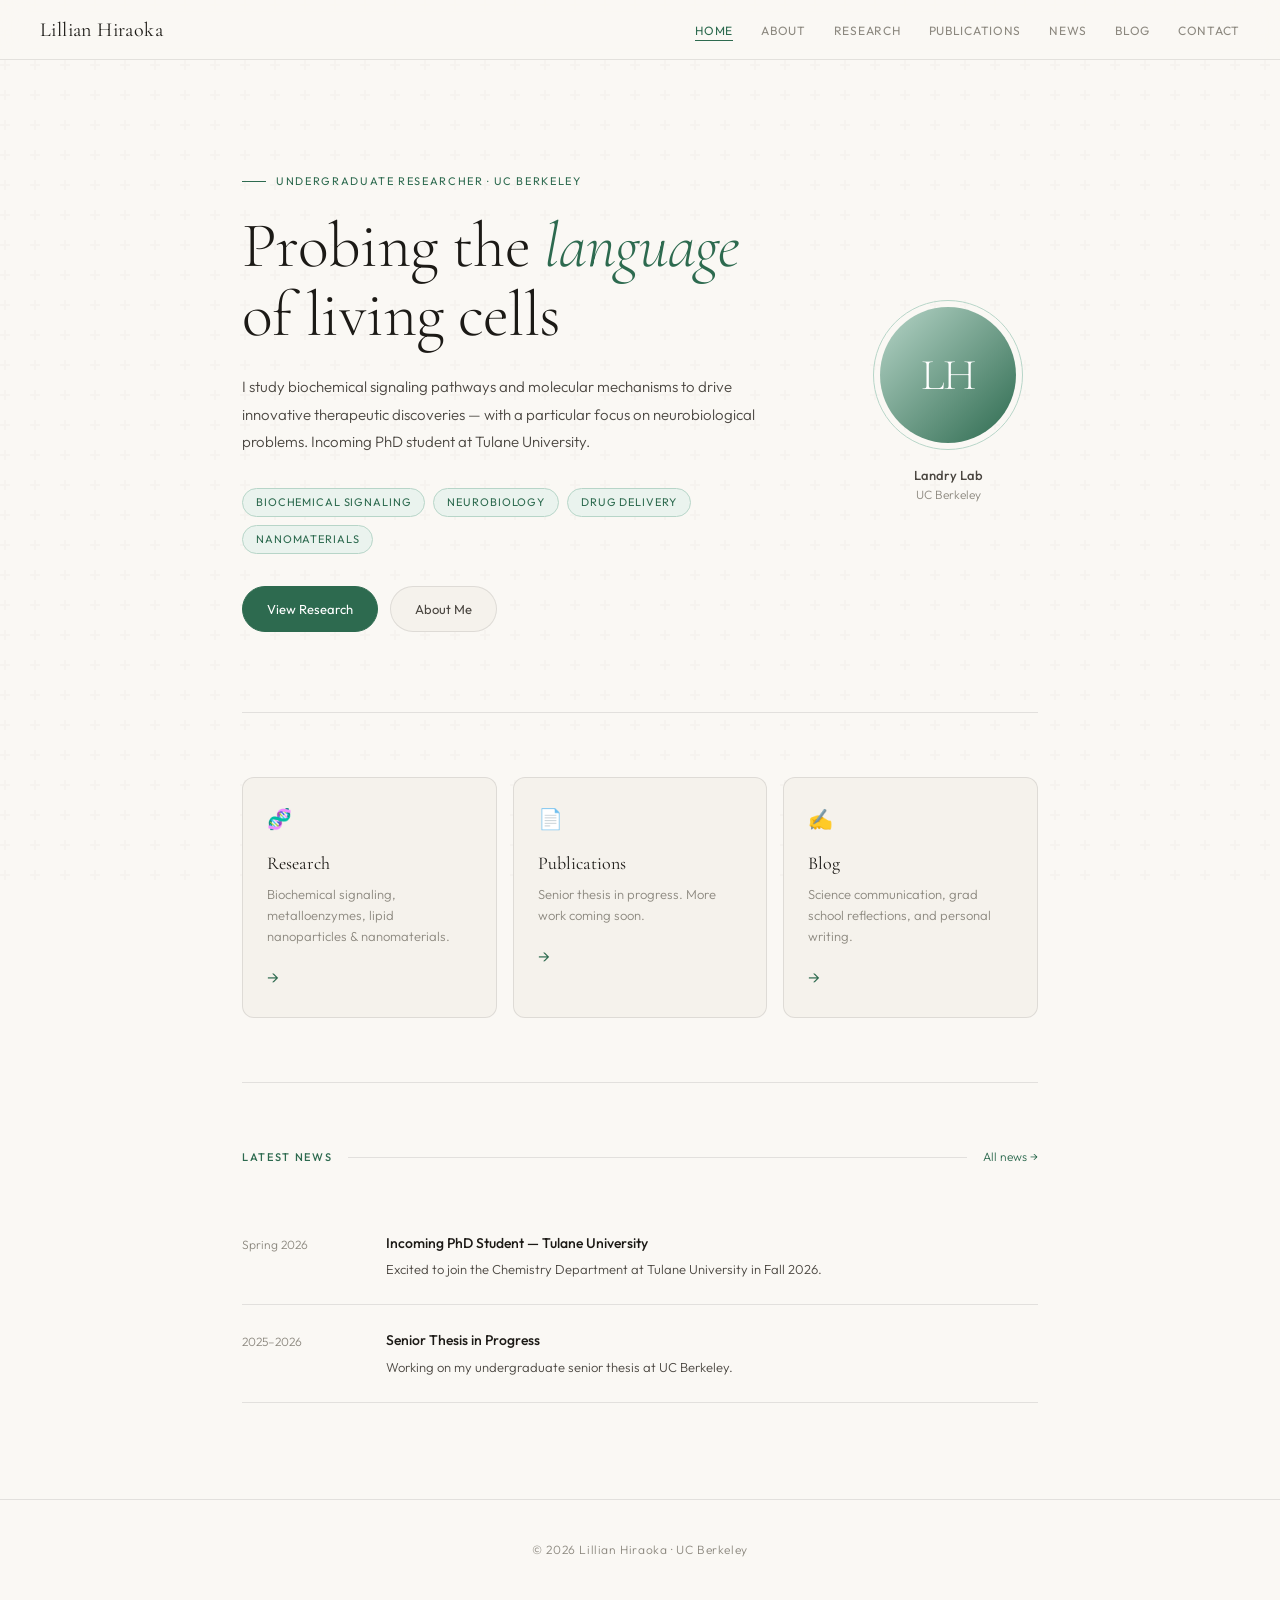
<file: index (2).html>
<!DOCTYPE html>
<html lang="en">
<head>
  <meta charset="UTF-8"/>
  <meta name="viewport" content="width=device-width, initial-scale=1.0"/>
  <title>Lillian Hiraoka</title>
  <link rel="stylesheet" href="style.css"/>
  <style>
    .hero {
      padding: 7rem 0 5rem;
      display: grid;
      grid-template-columns: 1fr 180px;
      gap: 3rem;
      align-items: center;
      border-bottom: 1px solid var(--border);
    }
    .hero-eyebrow {
      font-size: 11px;
      font-weight: 400;
      letter-spacing: 0.15em;
      text-transform: uppercase;
      color: var(--accent);
      margin-bottom: 1.25rem;
      display: flex;
      align-items: center;
      gap: 10px;
    }
    .hero-eyebrow::before {
      content: '';
      display: inline-block;
      width: 24px; height: 1px;
      background: var(--accent);
    }
    .hero h1 {
      font-family: var(--serif);
      font-size: clamp(40px, 7vw, 64px);
      font-weight: 300;
      line-height: 1.08;
      letter-spacing: -0.01em;
      margin-bottom: 1.5rem;
    }
    .hero h1 em { font-style: italic; color: var(--accent); }
    .hero-bio { font-size: 15px; line-height: 1.85; color: var(--ink-soft); max-width: 520px; margin-bottom: 2rem; }
    .hero-tags { display: flex; flex-wrap: wrap; gap: 8px; margin-bottom: 2rem; }
    .hero-actions { display: flex; gap: 12px; flex-wrap: wrap; }
    .avatar-ring {
      width: 150px; height: 150px;
      border-radius: 50%;
      border: 1px solid var(--accent-light);
      padding: 6px;
    }
    .avatar-inner {
      width: 100%; height: 100%;
      border-radius: 50%;
      background: linear-gradient(135deg, var(--accent-light) 0%, var(--accent) 100%);
      display: flex; align-items: center; justify-content: center;
      font-family: var(--serif);
      font-size: 44px; font-weight: 300;
      color: white; letter-spacing: -1px;
    }
    .highlights {
      display: grid;
      grid-template-columns: repeat(3, 1fr);
      gap: 16px;
      padding: 4rem 0;
      border-bottom: 1px solid var(--border);
    }
    .highlight-card {
      background: var(--warm-white);
      border: 1px solid var(--border);
      border-radius: 12px;
      padding: 1.5rem;
      text-decoration: none;
      color: inherit;
      transition: border-color 0.2s, transform 0.2s;
      display: block;
    }
    .highlight-card:hover { border-color: var(--accent-light); transform: translateY(-2px); }
    .highlight-icon { font-size: 20px; margin-bottom: 0.75rem; }
    .highlight-card h3 { font-family: var(--serif); font-size: 18px; font-weight: 400; margin-bottom: 6px; }
    .highlight-card p { font-size: 13px; color: var(--ink-muted); line-height: 1.6; }
    .highlight-arrow { font-size: 18px; color: var(--accent); margin-top: 1rem; display: block; }
    .news-preview { padding: 4rem 0; }
    .news-item {
      display: grid;
      grid-template-columns: 120px 1fr;
      gap: 1.5rem;
      padding: 1.5rem 0;
      border-bottom: 1px solid var(--border);
      align-items: start;
    }
    .news-date { font-family: var(--sans); font-size: 12px; color: var(--ink-muted); padding-top: 3px; }
    .news-item h4 { font-size: 14px; font-weight: 500; margin-bottom: 3px; }
    .news-item p { font-size: 13px; color: var(--ink-soft); }
    @media (max-width: 680px) {
      .hero { grid-template-columns: 1fr; padding: 4rem 0 3rem; }
      .highlights { grid-template-columns: 1fr; }
    }
  </style>
</head>
<body>
  <nav>
    <a href="index.html" class="nav-name">Lillian Hiraoka</a>
    <ul class="nav-links">
      <li><a href="index.html" class="active">Home</a></li>
      <li><a href="about.html">About</a></li>
      <li><a href="research.html">Research</a></li>
      <li><a href="publications.html">Publications</a></li>
      <li><a href="news.html">News</a></li>
      <li><a href="blog.html">Blog</a></li>
      <li><a href="contact.html">Contact</a></li>
    </ul>
  </nav>

  <main>
    <div class="hero">
      <div class="hero-text">
        <div class="hero-eyebrow">Undergraduate Researcher · UC Berkeley</div>
        <h1>Probing the <em>language</em><br>of living cells</h1>
        <p class="hero-bio">I study biochemical signaling pathways and molecular mechanisms to drive innovative therapeutic discoveries — with a particular focus on neurobiological problems. Incoming PhD student at Tulane University.</p>
        <div class="hero-tags">
          <span class="tag">Biochemical Signaling</span>
          <span class="tag">Neurobiology</span>
          <span class="tag">Drug Delivery</span>
          <span class="tag">Nanomaterials</span>
        </div>
        <div class="hero-actions">
          <a href="research.html" class="btn btn-primary">View Research</a>
          <a href="about.html" class="btn">About Me</a>
        </div>
      </div>
      <div style="display:flex;flex-direction:column;align-items:center;gap:1rem;">
        <div class="avatar-ring">
          <div class="avatar-inner">LH</div>
        </div>
        <div style="text-align:center;font-size:12px;color:var(--ink-muted);line-height:1.5;">
          <strong style="display:block;font-weight:500;font-size:13px;color:var(--ink-soft);">Landry Lab</strong>
          UC Berkeley
        </div>
      </div>
    </div>

    <div class="highlights">
      <a href="research.html" class="highlight-card">
        <div class="highlight-icon">🧬</div>
        <h3>Research</h3>
        <p>Biochemical signaling, metalloenzymes, lipid nanoparticles & nanomaterials.</p>
        <span class="highlight-arrow">→</span>
      </a>
      <a href="publications.html" class="highlight-card">
        <div class="highlight-icon">📄</div>
        <h3>Publications</h3>
        <p>Senior thesis in progress. More work coming soon.</p>
        <span class="highlight-arrow">→</span>
      </a>
      <a href="blog.html" class="highlight-card">
        <div class="highlight-icon">✍️</div>
        <h3>Blog</h3>
        <p>Science communication, grad school reflections, and personal writing.</p>
        <span class="highlight-arrow">→</span>
      </a>
    </div>

    <div class="news-preview">
      <div class="section-header">
        <span class="section-label">Latest News</span>
        <div class="section-line"></div>
        <a href="news.html" style="font-size:12px;color:var(--accent);text-decoration:none;white-space:nowrap;">All news →</a>
      </div>
      <div class="news-item">
        <div class="news-date">Spring 2026</div>
        <div>
          <h4>Incoming PhD Student — Tulane University</h4>
          <p>Excited to join the Chemistry Department at Tulane University in Fall 2026.</p>
        </div>
      </div>
      <div class="news-item">
        <div class="news-date">2025–2026</div>
        <div>
          <h4>Senior Thesis in Progress</h4>
          <p>Working on my undergraduate senior thesis at UC Berkeley.</p>
        </div>
      </div>
    </div>
  </main>

  <footer>© 2026 Lillian Hiraoka · UC Berkeley</footer>
</body>
</html>
</file>
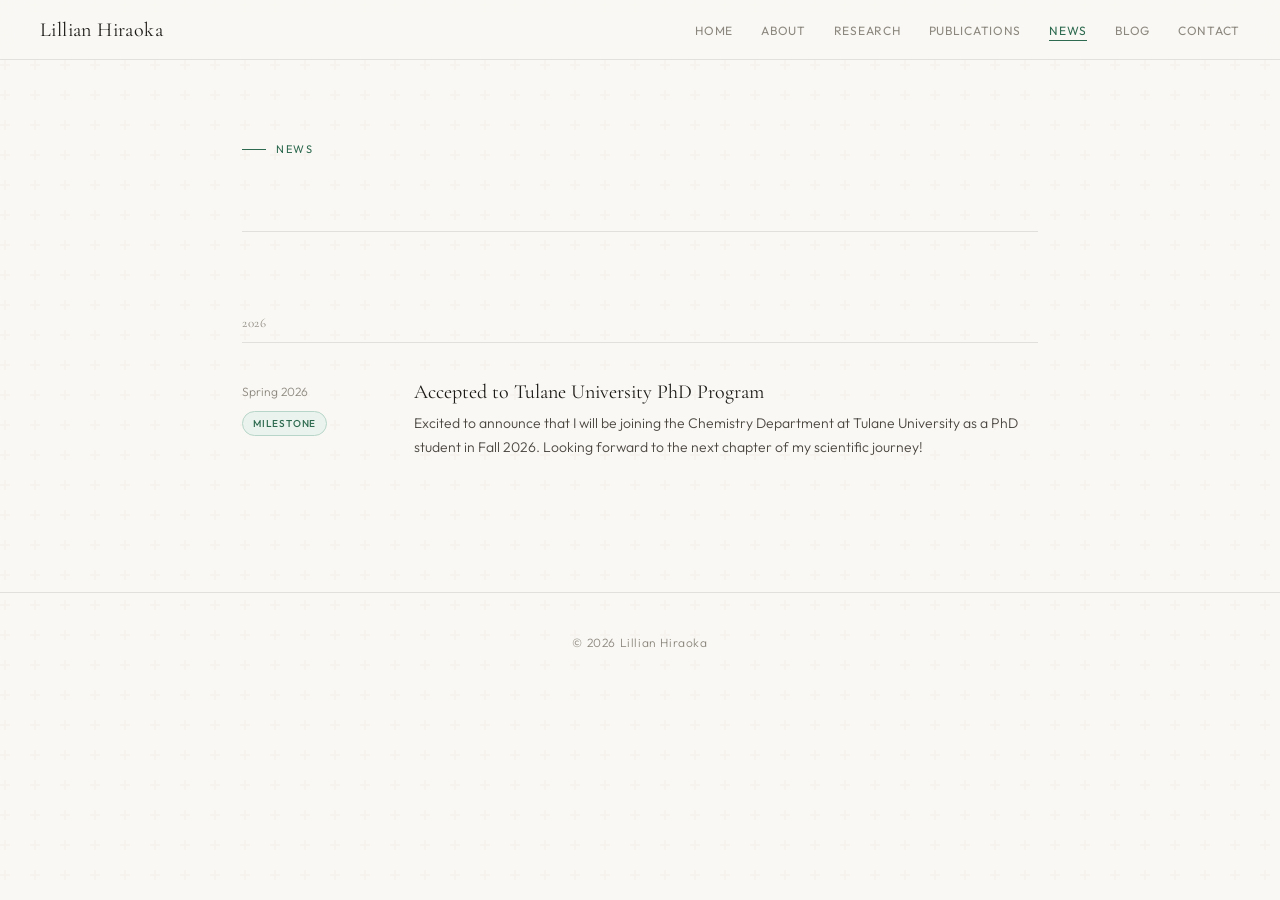
<file: news.html>
<!DOCTYPE html>
<html lang="en">
<head>
  <meta charset="UTF-8"/>
  <meta name="viewport" content="width=device-width, initial-scale=1.0"/>
  <title>News — Lillian Hiraoka</title>
  <link rel="stylesheet" href="style.css"/>
  <style>
    .news-list { display: grid; gap: 0; }
    .news-item {
      display: grid;
      grid-template-columns: 140px 1fr;
      gap: 2rem;
      padding: 2.25rem 0;
      border-bottom: 1px solid var(--border);
      align-items: start;
    }
    .news-item:last-child { border-bottom: none; }
    .news-meta { padding-top: 3px; }
    .news-date { font-size: 12px; color: var(--ink-muted); margin-bottom: 6px; }
    .news-badge {
      font-size: 10px;
      font-weight: 500;
      letter-spacing: 0.08em;
      text-transform: uppercase;
      padding: 3px 10px;
      border-radius: 20px;
      display: inline-block;
    }
    .badge-award { background: #FFF8E1; color: #B7791F; border: 1px solid #F6E199; }
    .badge-talk { background: #EBF4FF; color: #2B6CB0; border: 1px solid #BEE3F8; }
    .badge-milestone { background: var(--accent-pale); color: var(--accent); border: 1px solid var(--accent-light); }
    .badge-paper { background: #FAF0FF; color: #6B46C1; border: 1px solid #E9D8FD; }
    .news-content h3 { font-family: var(--serif); font-size: 20px; font-weight: 400; margin-bottom: 6px; line-height: 1.3; }
    .news-content p { font-size: 14px; color: var(--ink-soft); line-height: 1.75; }
    .year-divider {
      font-family: var(--serif);
      font-size: 13px;
      font-weight: 400;
      color: var(--ink-muted);
      letter-spacing: 0.05em;
      padding: 1rem 0 0.5rem;
      border-bottom: 1px solid var(--border);
      margin-bottom: 0;
    }
    @media (max-width: 680px) {
      .news-item { grid-template-columns: 1fr; gap: 0.5rem; }
    }
  </style>
</head>
<body>
  <nav>
    <a href="index.html" class="nav-name">Lillian Hiraoka</a>
    <ul class="nav-links">
      <li><a href="index.html">Home</a></li>
      <li><a href="about.html">About</a></li>
      <li><a href="research.html">Research</a></li>
      <li><a href="publications.html">Publications</a></li>
      <li><a href="news.html" class="active">News</a></li>
      <li><a href="blog.html">Blog</a></li>
      <li><a href="contact.html">Contact</a></li>
    </ul>
  </nav>

  <main>
    <div class="page-header">
      <div class="page-eyebrow">News</div>
    </div>

    <section>
      <!-- HOW TO ADD NEWS:
           Copy one <div class="news-item">...</div> block below,
           update the date, badge type, title, and description.
           Badge types: badge-award, badge-talk, badge-milestone, badge-paper
      -->

      <div class="year-divider">2026</div>
      <div class="news-list">

        <div class="news-item">
          <div class="news-meta">
            <div class="news-date">Spring 2026</div>
            <span class="news-badge badge-milestone">Milestone</span>
          </div>
          <div class="news-content">
            <h3>Accepted to Tulane University PhD Program</h3>
            <p>Excited to announce that I will be joining the Chemistry Department at Tulane University as a PhD student in Fall 2026. Looking forward to the next chapter of my scientific journey!</p>
          </div>
        </div>
    </section>
  </main>

  <footer>© 2026 Lillian Hiraoka</footer>
</body>
</html>
</file>
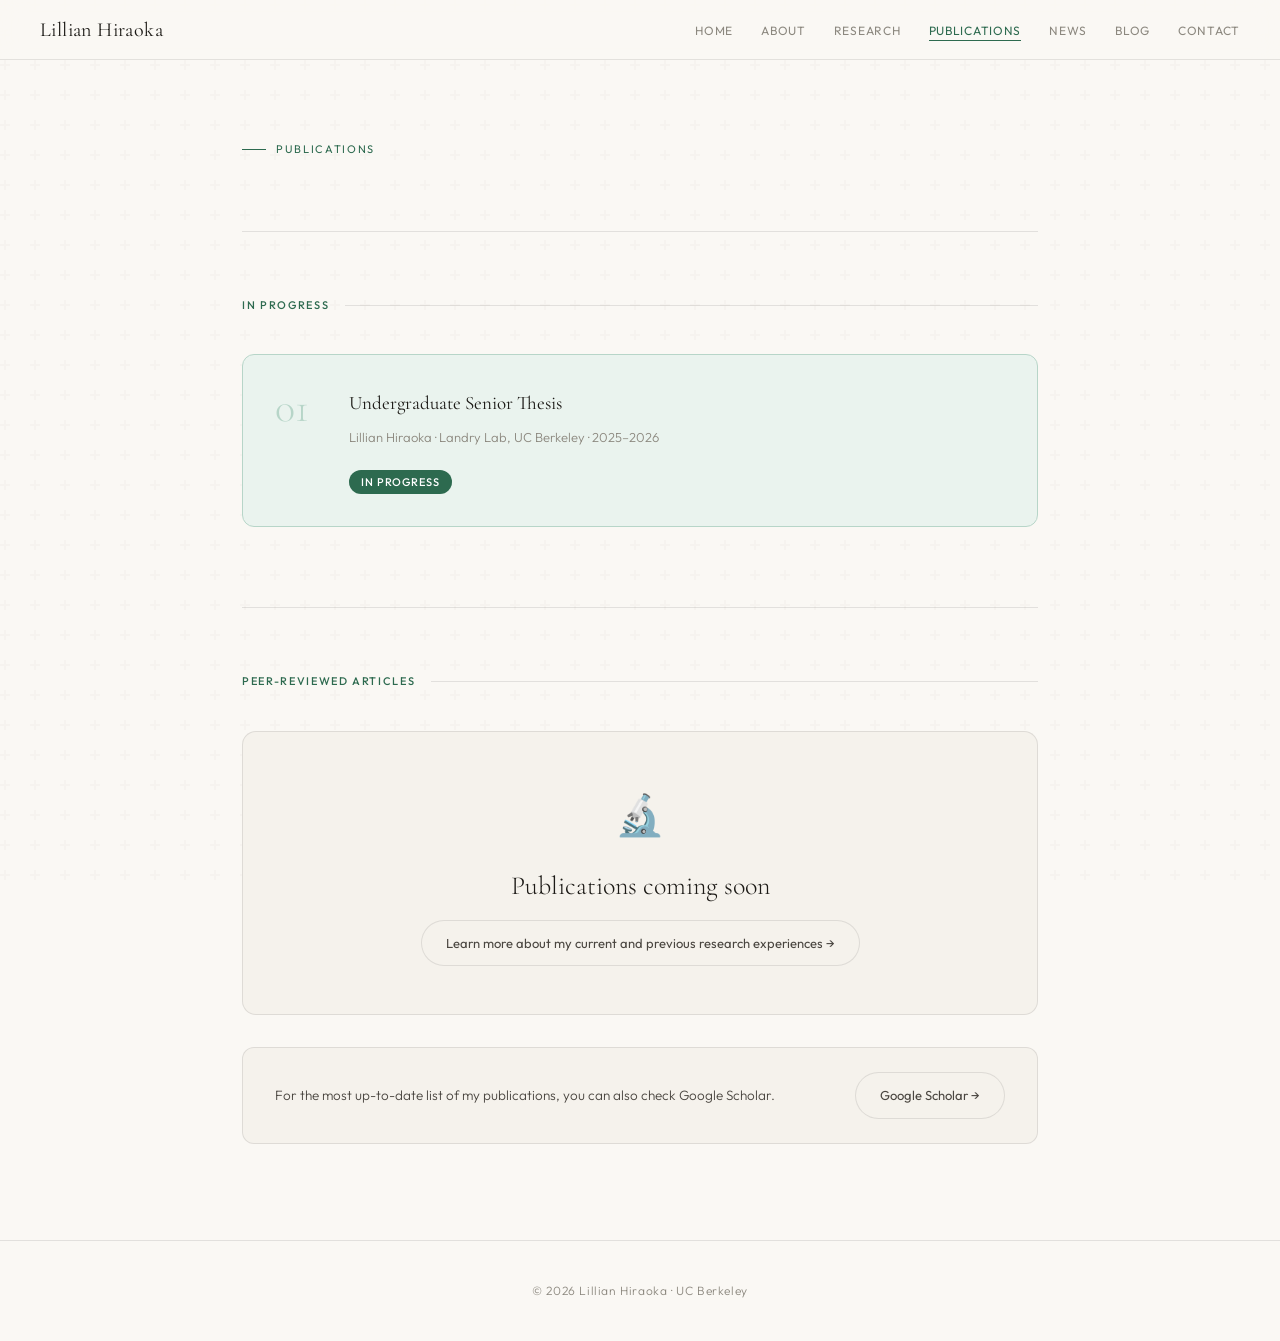
<file: publications.html>
<!DOCTYPE html>
<html lang="en">
<head>
  <meta charset="UTF-8"/>
  <meta name="viewport" content="width=device-width, initial-scale=1.0"/>
  <title>Publications — Lillian Hiraoka</title>
  <link rel="stylesheet" href="style.css"/>
  <style>
    .pub-coming {
      background: var(--warm-white);
      border: 1px solid var(--border);
      border-radius: 14px;
      padding: 3rem;
      text-align: center;
      margin-bottom: 2rem;
    }
    .pub-coming-icon { font-size: 40px; margin-bottom: 1rem; }
    .pub-coming h3 { font-family: var(--serif); font-size: 26px; font-weight: 300; margin-bottom: 0.75rem; }
    .pub-coming p { font-size: 14px; color: var(--ink-muted); max-width: 440px; margin: 0 auto 1.5rem; line-height: 1.7; }
    .thesis-preview {
      border: 1px solid var(--accent-light);
      background: var(--accent-pale);
      border-radius: 12px;
      padding: 2rem;
      display: grid;
      grid-template-columns: auto 1fr;
      gap: 1.5rem;
      align-items: start;
      margin-bottom: 1rem;
    }
    .pub-number {
      font-family: var(--serif);
      font-size: 42px;
      font-weight: 300;
      color: var(--accent-light);
      line-height: 1;
      min-width: 50px;
    }
    .thesis-preview h3 { font-family: var(--serif); font-size: 19px; font-weight: 400; margin-bottom: 6px; }
    .thesis-preview .meta { font-size: 13px; color: var(--ink-muted); margin-bottom: 10px; }
    .thesis-preview p { font-size: 13.5px; color: var(--ink-soft); line-height: 1.7; }
    .status-in-progress { font-size: 11px; font-weight: 500; letter-spacing: 0.08em; text-transform: uppercase; background: var(--accent); color: white; padding: 3px 12px; border-radius: 20px; display: inline-block; margin-top: 0.75rem; }
    .google-scholar-cta {
      background: var(--warm-white);
      border: 1px solid var(--border);
      border-radius: 12px;
      padding: 1.5rem 2rem;
      display: flex;
      justify-content: space-between;
      align-items: center;
      gap: 1rem;
    }
    .google-scholar-cta p { font-size: 13.5px; color: var(--ink-soft); }
    @media (max-width: 680px) {
      .google-scholar-cta { flex-direction: column; align-items: flex-start; }
      .thesis-preview { grid-template-columns: 1fr; }
    }
  </style>
</head>
<body>
  <nav>
    <a href="index.html" class="nav-name">Lillian Hiraoka</a>
    <ul class="nav-links">
      <li><a href="index.html">Home</a></li>
      <li><a href="about.html">About</a></li>
      <li><a href="research.html">Research</a></li>
      <li><a href="publications.html" class="active">Publications</a></li>
      <li><a href="news.html">News</a></li>
      <li><a href="blog.html">Blog</a></li>
      <li><a href="contact.html">Contact</a></li>
    </ul>
  </nav>

  <main>
    <div class="page-header">
      <div class="page-eyebrow">Publications</div> 
    </div>

    <section>
      <div class="section-header">
        <span class="section-label">In Progress</span>
        <div class="section-line"></div>
      </div>
      <div class="thesis-preview">
        <div class="pub-number">01</div>
        <div>
          <h3>Undergraduate Senior Thesis</h3>
          <div class="meta">Lillian Hiraoka · Landry Lab, UC Berkeley · 2025–2026</div>
          <span class="status-in-progress">In progress</span>
        </div>
      </div>
    </section>

    <section>
      <div class="section-header">
        <span class="section-label">Peer-Reviewed Articles</span>
        <div class="section-line"></div>
      </div>
      <div class="pub-coming">
        <div class="pub-coming-icon">🔬</div>
        <h3>Publications coming soon</h3>
        <a href="research.html" class="btn">Learn more about my current and previous research experiences →</a>
      </div>
      <div class="google-scholar-cta">
        <p>For the most up-to-date list of my publications, you can also check Google Scholar.</p>
        <a href="#" class="btn">Google Scholar →</a>
      </div>
    </section>
  </main>

  <footer>© 2026 Lillian Hiraoka · UC Berkeley</footer>
</body>
</html>
</file>
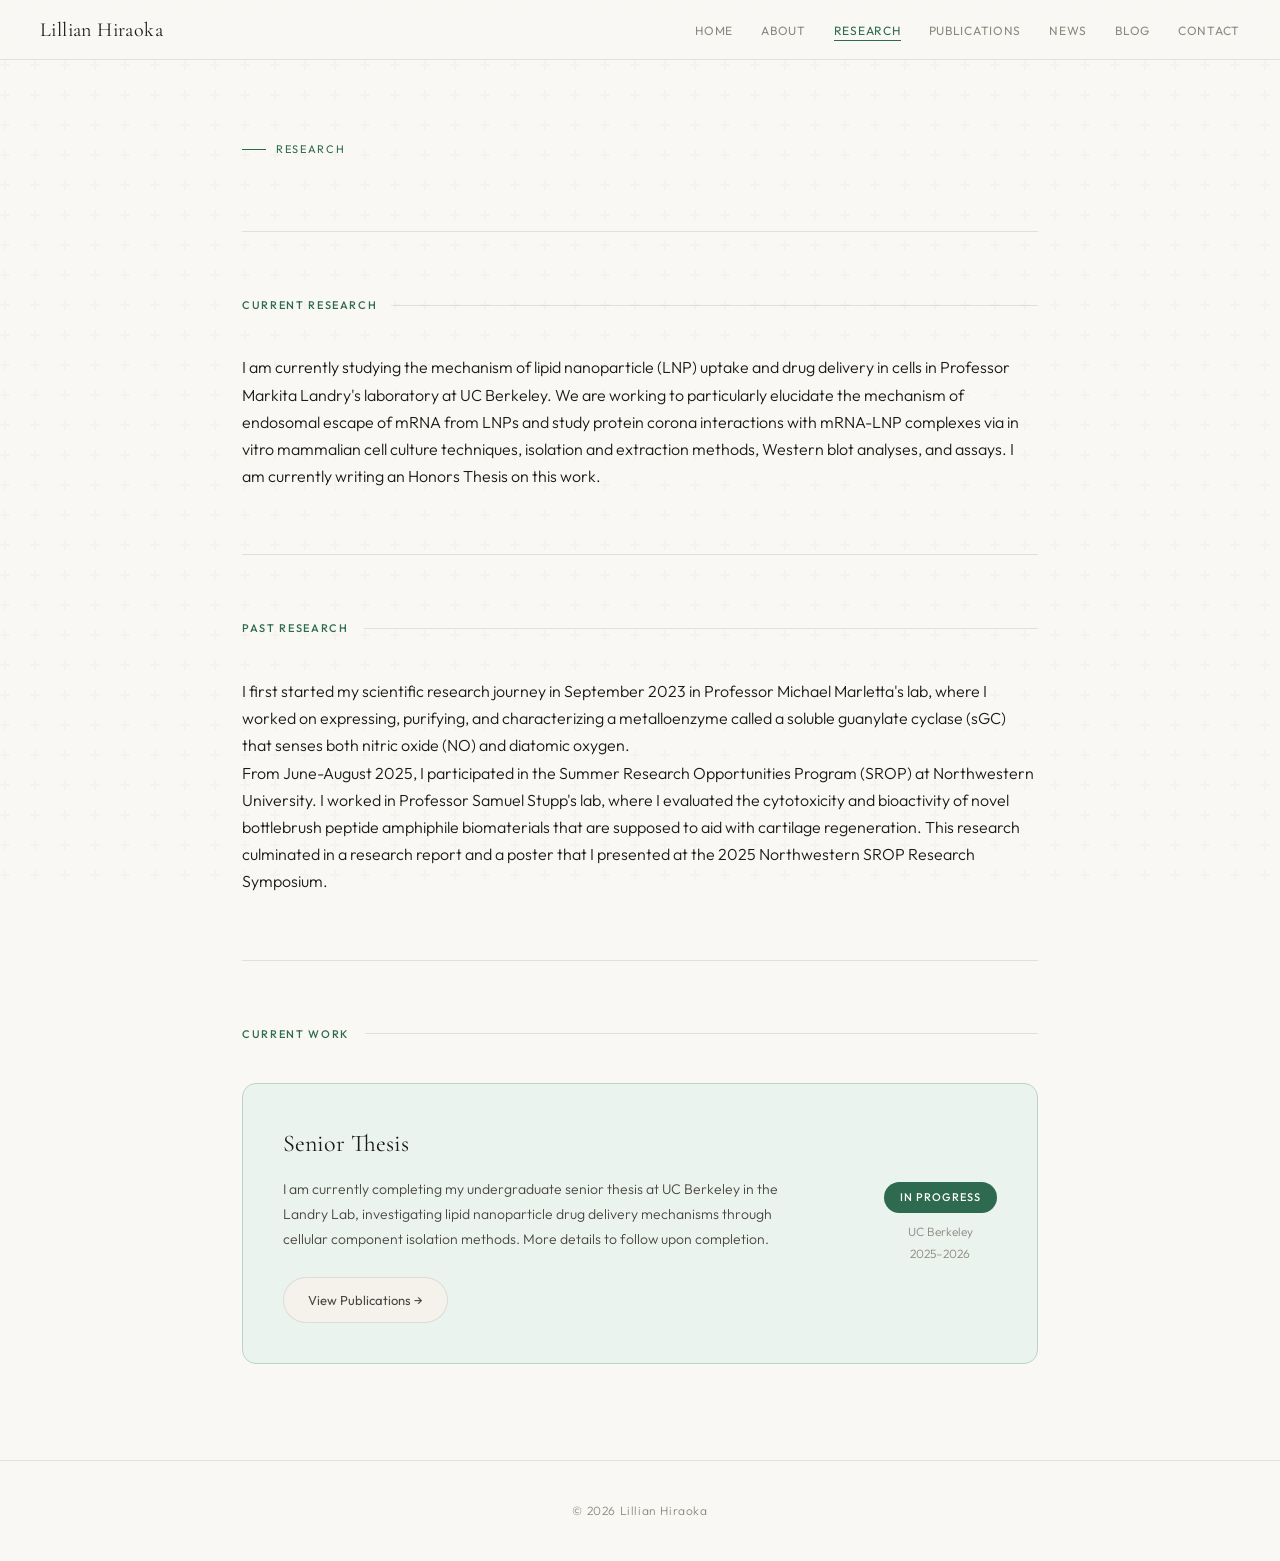
<file: research.html>
<!DOCTYPE html>
<html lang="en">
<head>
  <meta charset="UTF-8"/>
  <meta name="viewport" content="width=device-width, initial-scale=1.0"/>
  <title>Research — Lillian Hiraoka</title>
  <link rel="stylesheet" href="style.css"/>
  <style>
    .research-grid { display: grid; grid-template-columns: 1fr 1fr; gap: 16px; }
    .rcard { background: var(--warm-white); border: 1px solid var(--border); border-radius: 12px; padding: 1.75rem; transition: border-color 0.2s, transform 0.2s; position: relative; overflow: hidden; }
    .rcard::before { content: ''; position: absolute; top: 0; left: 0; width: 3px; height: 100%; background: var(--accent); opacity: 0; transition: opacity 0.2s; }
    .rcard:hover { border-color: var(--accent-light); transform: translateY(-2px); }
    .rcard:hover::before { opacity: 1; }
    .rcard-icon { font-size: 22px; margin-bottom: 1rem; }
    .rcard h3 { font-family: var(--serif); font-size: 19px; font-weight: 400; margin-bottom: 0.6rem; line-height: 1.3; }
    .rcard p { font-size: 13.5px; color: var(--ink-soft); line-height: 1.7; }
    .rcard-tags { display: flex; flex-wrap: wrap; gap: 6px; margin-top: 1rem; }
    .rcard-tags .tag { font-size: 10px; padding: 3px 10px; }
    .thesis-card {
      background: var(--accent-pale);
      border: 1px solid var(--accent-light);
      border-radius: 14px;
      padding: 2.5rem;
      display: grid;
      grid-template-columns: 1fr auto;
      gap: 2rem;
      align-items: center;
    }
    .thesis-card h3 { font-family: var(--serif); font-size: 24px; font-weight: 400; margin-bottom: 0.75rem; }
    .thesis-card p { font-size: 14px; color: var(--ink-soft); line-height: 1.8; max-width: 500px; }
    .thesis-status { text-align: center; }
    .thesis-status .status-badge { font-size: 11px; font-weight: 500; letter-spacing: 0.1em; text-transform: uppercase; background: var(--accent); color: white; padding: 6px 16px; border-radius: 30px; display: inline-block; margin-bottom: 0.5rem; }
    .thesis-status p { font-size: 12px; color: var(--ink-muted); }
    @media (max-width: 680px) {
      .research-grid { grid-template-columns: 1fr; }
      .thesis-card { grid-template-columns: 1fr; }
    }
  </style>
</head>
<body>
  <nav>
    <a href="index.html" class="nav-name">Lillian Hiraoka</a>
    <ul class="nav-links">
      <li><a href="index.html">Home</a></li>
      <li><a href="about.html">About</a></li>
      <li><a href="research.html" class="active">Research</a></li>
      <li><a href="publications.html">Publications</a></li>
      <li><a href="news.html">News</a></li>
      <li><a href="blog.html">Blog</a></li>
      <li><a href="contact.html">Contact</a></li>
    </ul>
  </nav>

  <main>
    <div class="page-header">
      <div class="page-eyebrow">Research</div>
    </div>

    <section>
      <div class="section-header">
        <span class="section-label">Current Research</span>
        <div class="section-line"></div>
      </div>
      <div class="exp-list">
        <div class="exp-item">
          <div class="exp-content">
            <p>I am currently studying the mechanism of lipid nanoparticle (LNP) uptake and drug delivery in cells in Professor Markita Landry's laboratory at UC Berkeley. We are working to particularly elucidate the mechanism of endosomal escape of mRNA from LNPs and study protein corona interactions with mRNA-LNP complexes via in vitro mammalian cell culture techniques, isolation and extraction methods, Western blot analyses, and assays. I am currently writing an Honors Thesis on this work. </p>
          </div>
        </div>      
      </div>
    </section>

    <section>
      <div class="section-header">
        <span class="section-label">Past Research</span>
        <div class="section-line"></div>
      </div>
      <div class="exp-list">
        <div class="exp-item">
          <div class="exp-content">
            <p>I first started my scientific research journey in September 2023 in Professor Michael Marletta's lab, where I worked on expressing, purifying, and characterizing a metalloenzyme called a soluble guanylate cyclase (sGC) that senses both nitric oxide (NO) and diatomic oxygen. </p>
            <p>From June-August 2025, I participated in the Summer Research Opportunities Program (SROP) at Northwestern University. I worked in Professor Samuel Stupp's lab, where I evaluated the cytotoxicity and bioactivity of novel bottlebrush peptide amphiphile biomaterials that are supposed to aid with cartilage regeneration. This research culminated in a research report and a poster that I presented at the 2025 Northwestern SROP Research Symposium. </p>
          </div>
        </div>
      </div>
    </section>
    
    <section>
      <div class="section-header">
        <span class="section-label">Current Work</span>
        <div class="section-line"></div>
      </div>
      <div class="thesis-card">
        <div>
          <h3>Senior Thesis</h3>
          <p>I am currently completing my undergraduate senior thesis at UC Berkeley in the Landry Lab, investigating lipid nanoparticle drug delivery mechanisms through cellular component isolation methods. More details to follow upon completion.</p>
          <div style="margin-top:1.5rem;">
            <a href="publications.html" class="btn">View Publications →</a>
          </div>
        </div>
        <div class="thesis-status">
          <div class="status-badge">In Progress</div>
          <p>UC Berkeley<br>2025–2026</p>
        </div>
      </div>
    </section>

  </main>

  <footer>© 2026 Lillian Hiraoka</footer>
</body>
</html>
</file>
<file: style.css>
@import url('https://fonts.googleapis.com/css2?family=Cormorant+Garamond:ital,wght@0,300;0,400;0,500;1,300;1,400&family=Outfit:wght@300;400;500&display=swap');

*, *::before, *::after { margin: 0; padding: 0; box-sizing: border-box; }

:root {
  --cream: #FAF8F4;
  --warm-white: #F5F2EC;
  --ink: #1C1A16;
  --ink-soft: #4A4640;
  --ink-muted: #8C887F;
  --accent: #2D6A4F;
  --accent-light: #B7D5C8;
  --accent-pale: #EAF3EE;
  --border: rgba(28, 26, 22, 0.10);
  --serif: 'Cormorant Garamond', Georgia, serif;
  --sans: 'Outfit', sans-serif;
}

html { scroll-behavior: smooth; }

body {
  background: var(--cream);
  color: var(--ink);
  font-family: var(--sans);
  font-weight: 300;
  line-height: 1.7;
  min-height: 100vh;
}

body::before {
  content: '';
  position: fixed;
  inset: 0;
  background-image: url("data:image/svg+xml,%3Csvg width='60' height='60' viewBox='0 0 60 60' xmlns='http://www.w3.org/2000/svg'%3E%3Cg fill='none' fill-rule='evenodd'%3E%3Cg fill='%231C1A16' fill-opacity='0.018'%3E%3Cpath d='M36 34v-4h-2v4h-4v2h4v4h2v-4h4v-2h-4zm0-30V0h-2v4h-4v2h4v4h2V6h4V4h-4zM6 34v-4H4v4H0v2h4v4h2v-4h4v-2H6zM6 4V0H4v4H0v2h4v4h2V6h4V4H6z'/%3E%3C/g%3E%3C/g%3E%3C/svg%3E");
  pointer-events: none;
  z-index: 0;
}

/* NAV */
nav {
  position: sticky;
  top: 0;
  z-index: 100;
  background: rgba(250, 248, 244, 0.92);
  backdrop-filter: blur(12px);
  border-bottom: 1px solid var(--border);
  padding: 0 2.5rem;
  display: flex;
  justify-content: space-between;
  align-items: center;
  height: 60px;
}

.nav-name {
  font-family: var(--serif);
  font-size: 20px;
  font-weight: 400;
  letter-spacing: 0.02em;
  color: var(--ink);
  text-decoration: none;
}

.nav-links {
  display: flex;
  gap: 1.75rem;
  list-style: none;
}

.nav-links a {
  font-size: 12px;
  font-weight: 400;
  color: var(--ink-muted);
  text-decoration: none;
  letter-spacing: 0.06em;
  text-transform: uppercase;
  transition: color 0.2s;
  padding-bottom: 2px;
  border-bottom: 1px solid transparent;
}

.nav-links a:hover { color: var(--accent); }
.nav-links a.active { color: var(--accent); border-bottom-color: var(--accent); }

/* LAYOUT */
main {
  position: relative;
  z-index: 1;
  max-width: 860px;
  margin: 0 auto;
  padding: 0 2rem;
}

/* PAGE HEADER */
.page-header {
  padding: 5rem 0 3.5rem;
  border-bottom: 1px solid var(--border);
}

.page-eyebrow {
  font-family: var(--sans);
  font-size: 11px;
  font-weight: 400;
  letter-spacing: 0.15em;
  text-transform: uppercase;
  color: var(--accent);
  margin-bottom: 1rem;
  display: flex;
  align-items: center;
  gap: 10px;
}

.page-eyebrow::before {
  content: '';
  display: inline-block;
  width: 24px;
  height: 1px;
  background: var(--accent);
}

.page-header h1 {
  font-family: var(--serif);
  font-size: clamp(36px, 6vw, 58px);
  font-weight: 300;
  line-height: 1.1;
  letter-spacing: -0.01em;
  color: var(--ink);
}

.page-header h1 em { font-style: italic; color: var(--accent); }

.page-header p {
  font-size: 15px;
  line-height: 1.8;
  color: var(--ink-soft);
  max-width: 580px;
  margin-top: 1.25rem;
}

/* SECTIONS */
section {
  padding: 4rem 0;
  border-bottom: 1px solid var(--border);
  animation: fadeUp 0.6s ease both;
}

section:last-child { border-bottom: none; }

.section-header {
  display: flex;
  align-items: center;
  gap: 1rem;
  margin-bottom: 2.5rem;
}

.section-label {
  font-family: var(--sans);
  font-size: 11px;
  font-weight: 500;
  letter-spacing: 0.15em;
  text-transform: uppercase;
  color: var(--accent);
  white-space: nowrap;
}

.section-line {
  flex: 1;
  height: 1px;
  background: var(--border);
}

.section-title {
  font-family: var(--serif);
  font-size: 30px;
  font-weight: 300;
  color: var(--ink);
  margin-bottom: 0.5rem;
  letter-spacing: -0.01em;
}

/* CARDS */
.card {
  background: var(--warm-white);
  border: 1px solid var(--border);
  border-radius: 12px;
  padding: 1.75rem;
  transition: border-color 0.2s, transform 0.2s;
  position: relative;
  overflow: hidden;
}

.card::before {
  content: '';
  position: absolute;
  top: 0; left: 0;
  width: 3px; height: 100%;
  background: var(--accent);
  opacity: 0;
  transition: opacity 0.2s;
}

.card:hover { border-color: var(--accent-light); transform: translateY(-2px); }
.card:hover::before { opacity: 1; }

/* TAGS / PILLS */
.tag {
  font-size: 11px;
  letter-spacing: 0.08em;
  text-transform: uppercase;
  padding: 4px 13px;
  border: 1px solid var(--accent-light);
  border-radius: 30px;
  color: var(--accent);
  background: var(--accent-pale);
  font-weight: 400;
  display: inline-block;
}

/* BUTTONS */
.btn {
  display: inline-flex;
  align-items: center;
  gap: 8px;
  padding: 11px 24px;
  border: 1px solid var(--border);
  border-radius: 40px;
  font-size: 13px;
  color: var(--ink-soft);
  text-decoration: none;
  background: var(--warm-white);
  transition: all 0.2s;
  font-weight: 400;
  font-family: var(--sans);
  cursor: pointer;
}

.btn:hover { border-color: var(--accent); color: var(--accent); background: var(--accent-pale); }

.btn-primary {
  background: var(--accent);
  color: white;
  border-color: var(--accent);
}

.btn-primary:hover { background: #235840; border-color: #235840; color: white; }

.btn svg { width: 14px; height: 14px; fill: currentColor; flex-shrink: 0; }

/* FOOTER */
footer {
  position: relative;
  z-index: 1;
  text-align: center;
  padding: 2.5rem;
  font-size: 12px;
  color: var(--ink-muted);
  letter-spacing: 0.05em;
  border-top: 1px solid var(--border);
  margin-top: 2rem;
}

/* ANIMATIONS */
@keyframes fadeUp {
  from { opacity: 0; transform: translateY(20px); }
  to   { opacity: 1; transform: none; }
}

.hero { animation: fadeUp 0.8s ease both; }

/* RESPONSIVE */
@media (max-width: 680px) {
  nav { padding: 0 1.25rem; }
  .nav-links { gap: 1rem; }
  .nav-links a { font-size: 11px; }
  main { padding: 0 1.25rem; }
  .page-header { padding: 3rem 0 2.5rem; }
}
</file>
